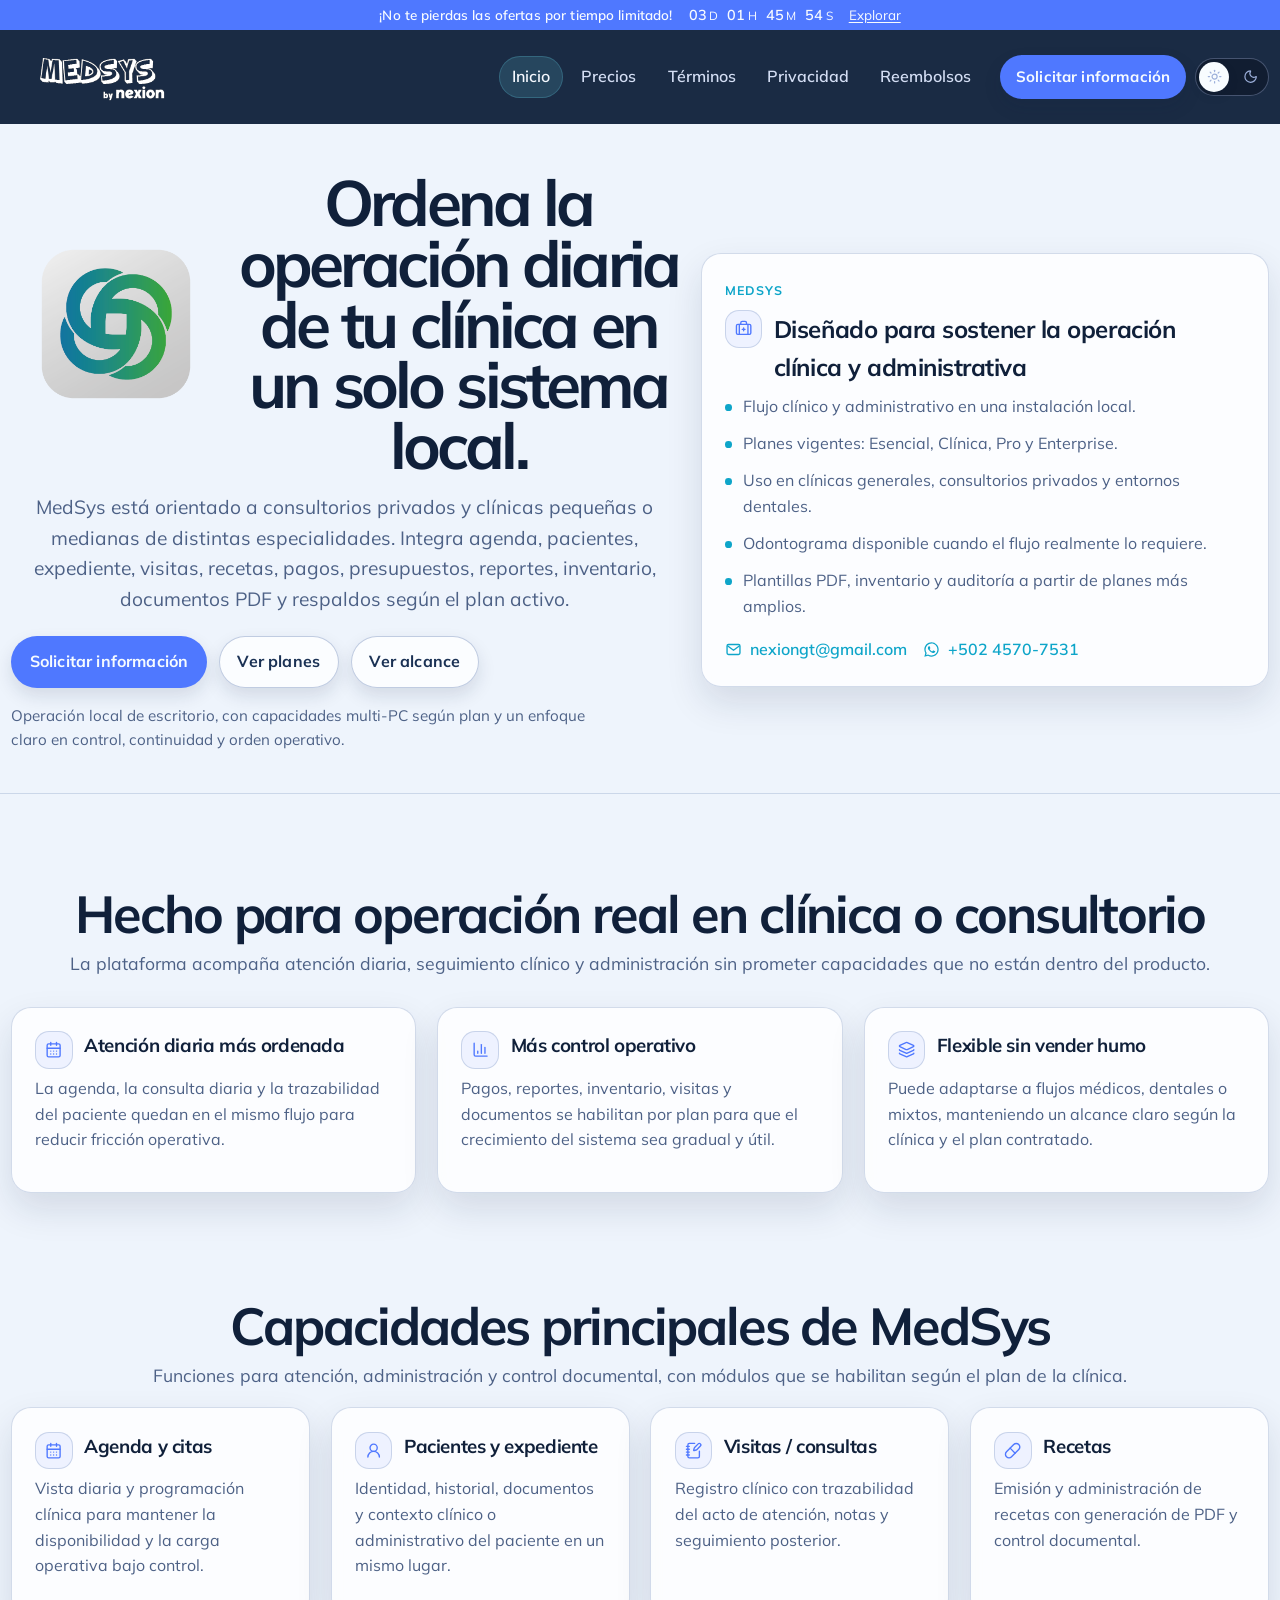
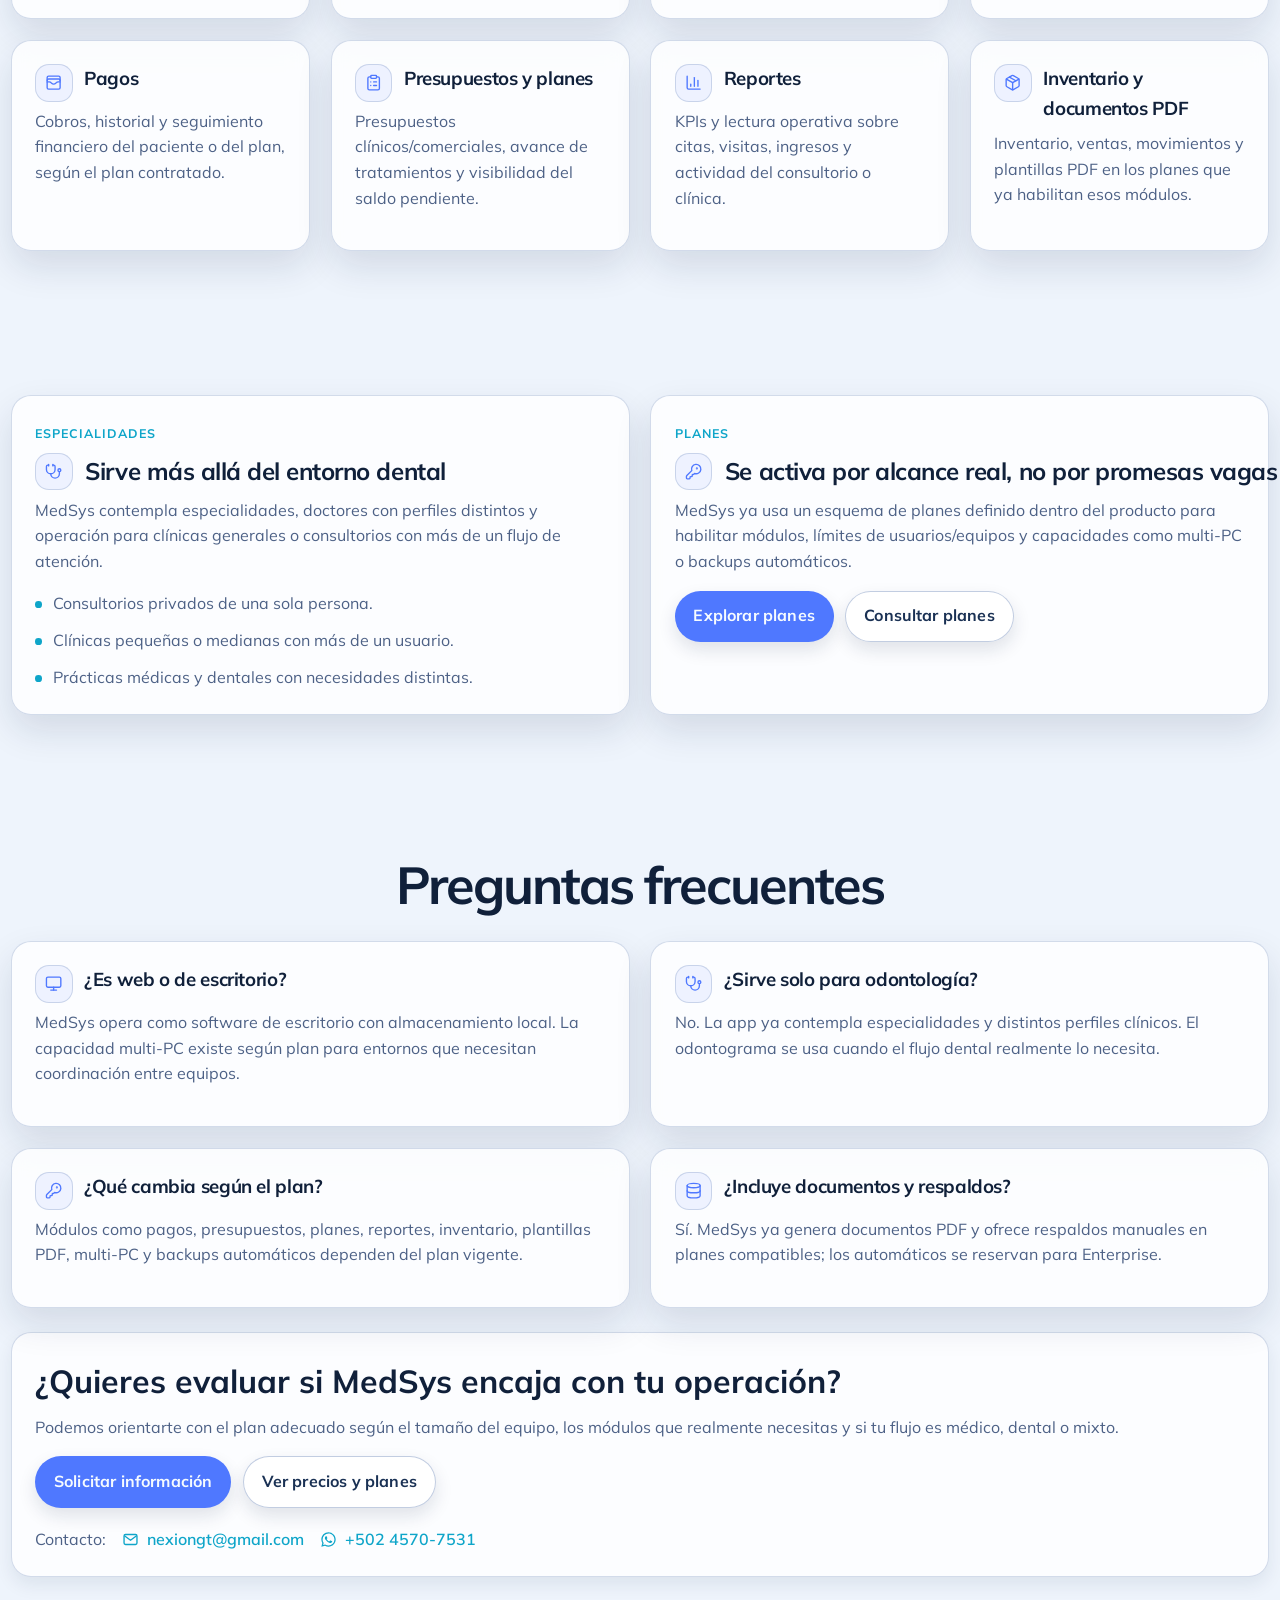
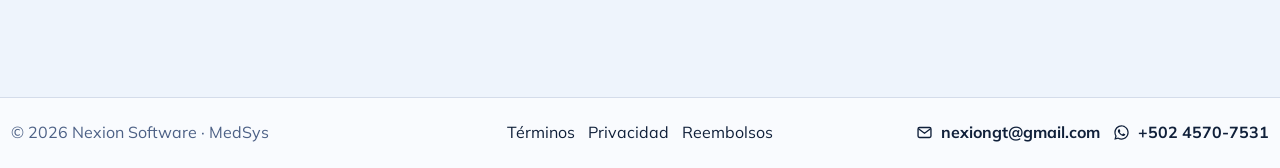
<file: index.html>
﻿<!doctype html>
<html lang="es" data-theme="light">
<head>
  <meta charset="utf-8" />
  <meta name="viewport" content="width=device-width, initial-scale=1" />
  <title>Software de gestión clínica de escritorio para consultorios y clínicas | Nexion</title>
  <meta name="description" content="MedSys es un software de gestión clínica de escritorio para consultorios y clínicas pequeñas o medianas. Centraliza agenda, pacientes, visitas, recetas, pagos, presupuestos, reportes, inventario y respaldos según el plan contratado." />
  <meta property="og:title" content="MedSys | Software de gestión clínica de escritorio para consultorios y clínicas | Nexion" />
  <meta property="og:description" content="Gestión clínica de escritorio para consultorios y clínicas pequeñas o medianas, con agenda, pacientes, visitas, recetas, pagos y operación administrativa según el plan contratado." />
  <meta property="og:type" content="website" />
  <meta property="og:image" content="src/icono.png" />
  <link rel="icon" type="image/png" href="src/icono.png" />
  <link rel="preload" as="image" href="src/logoBlack.png" />
  <link rel="preload" as="image" href="src/logoWhite.png" />
  <link rel="preload" as="image" href="src/icono.png" />
  <script>
    (() => {
      const root = document.documentElement;
      root.classList.add('js');
      try {
        const storedTheme = localStorage.getItem('medsys-theme');
        if (storedTheme === 'light' || storedTheme === 'dark') {
          root.dataset.theme = storedTheme;
        }
      } catch (_) {
        root.dataset.theme = root.dataset.theme || 'light';
      }
    })();
  </script>
  <link rel="stylesheet" href="assets/styles.css" />
  <script defer src="assets/main.js"></script>
</head>
<body>
  <div class="bg-orb orb-a" data-orb></div>
  <div class="bg-orb orb-b" data-orb></div>

  <header class="nav" data-nav>
    <div class="container nav-inner">
      <a class="brand" href="index.html" aria-label="MedSys by Nexion">
        <span class="brand-mark" aria-hidden="true">
          <img class="brand-logo brand-logo--light" src="src/logoBlack.png" alt="" width="300" height="150" />
          <img class="brand-logo brand-logo--dark" src="src/logoWhite.png" alt="" width="300" height="150" />
        </span>
        <span class="sr-only">MedSys by Nexion</span>
      </a>

      <button class="nav-toggle" type="button" aria-expanded="false" aria-controls="site-menu" aria-label="Abrir menú" data-nav-toggle>
        <svg viewBox="0 0 24 24" fill="none" aria-hidden="true">
          <path d="M4 5h16"></path>
          <path d="M4 12h16"></path>
          <path d="M4 19h16"></path>
        </svg>
      </button>

      <nav class="nav-menu" id="site-menu" aria-label="Navegación principal" data-nav-menu>
        <div class="nav-links">
          <a class="nav-link" data-nav-link href="index.html">Inicio</a>
          <a class="nav-link" data-nav-link href="precios.html">Precios</a>
          <a class="nav-link" data-nav-link href="terminos.html">Términos</a>
          <a class="nav-link" data-nav-link href="privacidad.html">Privacidad</a>
          <a class="nav-link" data-nav-link href="reembolsos.html">Reembolsos</a>
        </div>
        <div class="nav-actions">
          <a class="button small nav-cta" href="mailto:nexiongt@gmail.com?subject=Información%20MedSys">Solicitar información</a>
          <button class="theme-toggle" type="button" data-theme-toggle aria-label="Cambiar a modo oscuro" aria-pressed="false">
            <span class="theme-toggle-icon theme-toggle-icon-sun" aria-hidden="true">
              <svg viewBox="0 0 24 24" fill="none" aria-hidden="true">
                <circle cx="12" cy="12" r="4"></circle>
                <path d="M12 2v2"></path>
                <path d="M12 20v2"></path>
                <path d="m4.93 4.93 1.41 1.41"></path>
                <path d="m17.66 17.66 1.41 1.41"></path>
                <path d="M2 12h2"></path>
                <path d="M20 12h2"></path>
                <path d="m6.34 17.66-1.41 1.41"></path>
                <path d="m19.07 4.93-1.41 1.41"></path>
              </svg>
            </span>
            <span class="theme-toggle-thumb" aria-hidden="true"></span>
            <span class="theme-toggle-icon theme-toggle-icon-moon" aria-hidden="true">
              <svg viewBox="0 0 24 24" fill="none" aria-hidden="true">
                <path d="M20.985 12.486a9 9 0 1 1-9.473-9.472c.405-.022.617.46.402.803a6 6 0 0 0 8.268 8.268c.344-.215.825-.004.803.401"></path>
              </svg>
            </span>
          </button>
        </div>
      </nav>
      <div class="nav-overlay" data-nav-close></div>
    </div>
  </header>

  <main>
    <section class="hero">
      <div class="container hero-grid">
        <div class="hero-copy" data-reveal>
          <span class="badge">Software de gestión clínica de escritorio</span>
          <div class="hero-title-row">
            <div class="hero-brand" aria-hidden="true">
              <img class="hero-brand-logo hero-brand-logo--light" src="src/iconoPrograma.png" alt="" width="300" height="150" />
              <img class="hero-brand-logo hero-brand-logo--dark" src="src/iconoPrograma.png" alt="" width="300" height="150" />
            </div>
            <h1 class="hero-title">Ordena la operación diaria de tu clínica en un solo sistema local.</h1>
          </div>
          <p class="hero-subtitle">MedSys está orientado a consultorios privados y clínicas pequeñas o medianas de distintas especialidades. Integra agenda, pacientes, expediente, visitas, recetas, pagos, presupuestos, reportes, inventario, documentos PDF y respaldos según el plan activo.</p>
          <div class="hero-actions">
            <a class="button" href="mailto:nexiongt@gmail.com?subject=Información%20MedSys">Solicitar información</a>
            <a class="button secondary" href="precios.html">Ver planes</a>
            <a class="button secondary" href="#alcance">Ver alcance</a>
          </div>
          <p class="hero-note">Operación local de escritorio, con capacidades multi-PC según plan y un enfoque claro en control, continuidad y orden operativo.</p>
        </div>

        <aside class="card hero-panel" data-reveal>
          <span class="card-kicker">MedSys</span>
          <h2 class="icon-title">
            <span class="title-icon" aria-hidden="true">
              <svg viewBox="0 0 24 24" fill="none" aria-hidden="true">
                <path d="M12 11v4"></path>
                <path d="M14 13h-4"></path>
                <path d="M16 6V4a2 2 0 0 0-2-2h-4a2 2 0 0 0-2 2v2"></path>
                <path d="M18 6v14"></path>
                <path d="M6 6v14"></path>
                <rect width="20" height="14" x="2" y="6" rx="2"></rect>
              </svg>
            </span>
            <span>Diseñado para sostener la operación clínica y administrativa</span>
          </h2>
          <ul class="feature-list">
            <li>Flujo clínico y administrativo en una instalación local.</li>
            <li>Planes vigentes: Esencial, Clínica, Pro y Enterprise.</li>
            <li>Uso en clínicas generales, consultorios privados y entornos dentales.</li>
            <li>Odontograma disponible cuando el flujo realmente lo requiere.</li>
            <li>Plantillas PDF, inventario y auditoría a partir de planes más amplios.</li>
          </ul>
          <div class="contact-row">
            <a class="contact-link contact-link--mail" href="mailto:nexiongt@gmail.com">nexiongt@gmail.com</a>
            <a class="contact-link contact-link--whatsapp" href="https://wa.me/50245707531" target="_blank" rel="noopener noreferrer">+502 4570-7531</a>
          </div>
        </aside>
      </div>
      <div class="container">
        <div class="section-divider" aria-hidden="true"></div>
      </div>
    </section>

    <section class="section">
      <div class="container">
        <div class="section-head" data-reveal>
          <span class="badge">Enfoque</span>
          <h2 class="section-title">Hecho para operación real en clínica o consultorio</h2>
          <p class="section-subtitle">La plataforma acompaña atención diaria, seguimiento clínico y administración sin prometer capacidades que no están dentro del producto.</p>
        </div>

        <div class="grid cols-3">
          <article class="card" data-reveal>
            <h3 class="icon-title">
              <span class="title-icon" aria-hidden="true">
                <svg viewBox="0 0 24 24" fill="none" aria-hidden="true">
                  <path d="M8 2v4"></path>
                  <path d="M16 2v4"></path>
                  <rect width="18" height="18" x="3" y="4" rx="2"></rect>
                  <path d="M3 10h18"></path>
                  <path d="M8 14h.01"></path>
                  <path d="M12 14h.01"></path>
                  <path d="M16 14h.01"></path>
                  <path d="M8 18h.01"></path>
                  <path d="M12 18h.01"></path>
                  <path d="M16 18h.01"></path>
                </svg>
              </span>
              <span>Atención diaria más ordenada</span>
            </h3>
            <p>La agenda, la consulta diaria y la trazabilidad del paciente quedan en el mismo flujo para reducir fricción operativa.</p>
          </article>

          <article class="card" data-reveal>
            <h3 class="icon-title">
              <span class="title-icon" aria-hidden="true">
                <svg viewBox="0 0 24 24" fill="none" aria-hidden="true">
                  <path d="M3 3v16a2 2 0 0 0 2 2h16"></path>
                  <path d="M18 17V9"></path>
                  <path d="M13 17V5"></path>
                  <path d="M8 17v-3"></path>
                </svg>
              </span>
              <span>Más control operativo</span>
            </h3>
            <p>Pagos, reportes, inventario, visitas y documentos se habilitan por plan para que el crecimiento del sistema sea gradual y útil.</p>
          </article>

          <article class="card" data-reveal>
            <h3 class="icon-title">
              <span class="title-icon" aria-hidden="true">
                <svg viewBox="0 0 24 24" fill="none" aria-hidden="true">
                  <path d="M12.83 2.18a2 2 0 0 0-1.66 0L2.6 6.08a1 1 0 0 0 0 1.83l8.58 3.91a2 2 0 0 0 1.66 0l8.58-3.9a1 1 0 0 0 0-1.83z"></path>
                  <path d="M2 12a1 1 0 0 0 .58.91l8.6 3.91a2 2 0 0 0 1.65 0l8.58-3.9A1 1 0 0 0 22 12"></path>
                  <path d="M2 17a1 1 0 0 0 .58.91l8.6 3.91a2 2 0 0 0 1.65 0l8.58-3.9A1 1 0 0 0 22 17"></path>
                </svg>
              </span>
              <span>Flexible sin vender humo</span>
            </h3>
            <p>Puede adaptarse a flujos médicos, dentales o mixtos, manteniendo un alcance claro según la clínica y el plan contratado.</p>
          </article>
        </div>
      </div>
    </section>

    <section class="section" id="alcance">
      <div class="container">
        <div class="section-head" data-reveal>
          <span class="badge">Capacidades</span>
          <h2 class="section-title">Capacidades principales de MedSys</h2>
          <p class="section-subtitle">Funciones para atención, administración y control documental, con módulos que se habilitan según el plan de la clínica.</p>
        </div>

        <div class="module-grid">
          <article class="card" data-reveal>
            <h3 class="icon-title">
              <span class="title-icon" aria-hidden="true">
                <svg viewBox="0 0 24 24" fill="none" aria-hidden="true">
                  <path d="M8 2v4"></path>
                  <path d="M16 2v4"></path>
                  <rect width="18" height="18" x="3" y="4" rx="2"></rect>
                  <path d="M3 10h18"></path>
                  <path d="M8 14h.01"></path>
                  <path d="M12 14h.01"></path>
                  <path d="M16 14h.01"></path>
                  <path d="M8 18h.01"></path>
                  <path d="M12 18h.01"></path>
                  <path d="M16 18h.01"></path>
                </svg>
              </span>
              <span>Agenda y citas</span>
            </h3>
            <p>Vista diaria y programación clínica para mantener la disponibilidad y la carga operativa bajo control.</p>
          </article>

          <article class="card" data-reveal>
            <h3 class="icon-title">
              <span class="title-icon" aria-hidden="true">
                <svg viewBox="0 0 24 24" fill="none" aria-hidden="true">
                  <circle cx="12" cy="8" r="5"></circle>
                  <path d="M20 21a8 8 0 0 0-16 0"></path>
                </svg>
              </span>
              <span>Pacientes y expediente</span>
            </h3>
            <p>Identidad, historial, documentos y contexto clínico o administrativo del paciente en un mismo lugar.</p>
          </article>

          <article class="card" data-reveal>
            <h3 class="icon-title">
              <span class="title-icon" aria-hidden="true">
                <svg viewBox="0 0 24 24" fill="none" aria-hidden="true">
                  <path d="M13.4 2H6a2 2 0 0 0-2 2v16a2 2 0 0 0 2 2h12a2 2 0 0 0 2-2v-7.4"></path>
                  <path d="M2 6h4"></path>
                  <path d="M2 10h4"></path>
                  <path d="M2 14h4"></path>
                  <path d="M2 18h4"></path>
                  <path d="M21.378 5.626a1 1 0 1 0-3.004-3.004l-5.01 5.012a2 2 0 0 0-.506.854l-.837 2.87a.5.5 0 0 0 .62.62l2.87-.837a2 2 0 0 0 .854-.506z"></path>
                </svg>
              </span>
              <span>Visitas / consultas</span>
            </h3>
            <p>Registro clínico con trazabilidad del acto de atención, notas y seguimiento posterior.</p>
          </article>

          <article class="card" data-reveal>
            <h3 class="icon-title">
              <span class="title-icon" aria-hidden="true">
                <svg viewBox="0 0 24 24" fill="none" aria-hidden="true">
                  <path d="m10.5 20.5 10-10a4.95 4.95 0 1 0-7-7l-10 10a4.95 4.95 0 1 0 7 7Z"></path>
                  <path d="m8.5 8.5 7 7"></path>
                </svg>
              </span>
              <span>Recetas</span>
            </h3>
            <p>Emisión y administración de recetas con generación de PDF y control documental.</p>
          </article>

          <article class="card" data-reveal>
            <h3 class="icon-title">
              <span class="title-icon" aria-hidden="true">
                <svg viewBox="0 0 24 24" fill="none" aria-hidden="true">
                  <rect width="18" height="18" x="3" y="3" rx="2"></rect>
                  <path d="M3 9a2 2 0 0 1 2-2h14a2 2 0 0 1 2 2"></path>
                  <path d="M3 11h3c.8 0 1.6.3 2.1.9l1.1.9c1.6 1.6 4.1 1.6 5.7 0l1.1-.9c.5-.5 1.3-.9 2.1-.9H21"></path>
                </svg>
              </span>
              <span>Pagos</span>
            </h3>
            <p>Cobros, historial y seguimiento financiero del paciente o del plan, según el plan contratado.</p>
          </article>

          <article class="card" data-reveal>
            <h3 class="icon-title">
              <span class="title-icon" aria-hidden="true">
                <svg viewBox="0 0 24 24" fill="none" aria-hidden="true">
                  <rect width="8" height="4" x="8" y="2" rx="1" ry="1"></rect>
                  <path d="M16 4h2a2 2 0 0 1 2 2v14a2 2 0 0 1-2 2H6a2 2 0 0 1-2-2V6a2 2 0 0 1 2-2h2"></path>
                  <path d="M12 11h4"></path>
                  <path d="M12 16h4"></path>
                  <path d="M8 11h.01"></path>
                  <path d="M8 16h.01"></path>
                </svg>
              </span>
              <span>Presupuestos y planes</span>
            </h3>
            <p>Presupuestos clínicos/comerciales, avance de tratamientos y visibilidad del saldo pendiente.</p>
          </article>

          <article class="card" data-reveal>
            <h3 class="icon-title">
              <span class="title-icon" aria-hidden="true">
                <svg viewBox="0 0 24 24" fill="none" aria-hidden="true">
                  <path d="M3 3v16a2 2 0 0 0 2 2h16"></path>
                  <path d="M18 17V9"></path>
                  <path d="M13 17V5"></path>
                  <path d="M8 17v-3"></path>
                </svg>
              </span>
              <span>Reportes</span>
            </h3>
            <p>KPIs y lectura operativa sobre citas, visitas, ingresos y actividad del consultorio o clínica.</p>
          </article>

          <article class="card" data-reveal>
            <h3 class="icon-title">
              <span class="title-icon" aria-hidden="true">
                <svg viewBox="0 0 24 24" fill="none" aria-hidden="true">
                  <path d="M11 21.73a2 2 0 0 0 2 0l7-4A2 2 0 0 0 21 16V8a2 2 0 0 0-1-1.73l-7-4a2 2 0 0 0-2 0l-7 4A2 2 0 0 0 3 8v8a2 2 0 0 0 1 1.73z"></path>
                  <path d="M12 22V12"></path>
                  <polyline points="3.29 7 12 12 20.71 7"></polyline>
                  <path d="m7.5 4.27 9 5.15"></path>
                </svg>
              </span>
              <span>Inventario y documentos PDF</span>
            </h3>
            <p>Inventario, ventas, movimientos y plantillas PDF en los planes que ya habilitan esos módulos.</p>
          </article>
        </div>
      </div>
    </section>

    <section class="section">
      <div class="container spotlight">
        <article class="card comparison-card" data-reveal>
          <span class="card-kicker">Especialidades</span>
          <h2 class="icon-title">
            <span class="title-icon" aria-hidden="true">
              <svg viewBox="0 0 24 24" fill="none" aria-hidden="true">
                <path d="M11 2v2"></path>
                <path d="M5 2v2"></path>
                <path d="M5 3H4a2 2 0 0 0-2 2v4a6 6 0 0 0 12 0V5a2 2 0 0 0-2-2h-1"></path>
                <path d="M8 15a6 6 0 0 0 12 0v-3"></path>
                <circle cx="20" cy="10" r="2"></circle>
              </svg>
            </span>
            <span>Sirve más allá del entorno dental</span>
          </h2>
          <p>MedSys contempla especialidades, doctores con perfiles distintos y operación para clínicas generales o consultorios con más de un flujo de atención.</p>
          <ul class="feature-list">
            <li>Consultorios privados de una sola persona.</li>
            <li>Clínicas pequeñas o medianas con más de un usuario.</li>
            <li>Prácticas médicas y dentales con necesidades distintas.</li>
          </ul>
        </article>

        <article class="card comparison-card" data-reveal>
          <span class="card-kicker">Planes</span>
          <h2 class="icon-title">
            <span class="title-icon" aria-hidden="true">
              <svg viewBox="0 0 24 24" fill="none" aria-hidden="true">
                <path d="M2.586 17.414A2 2 0 0 0 2 18.828V21a1 1 0 0 0 1 1h3a1 1 0 0 0 1-1v-1a1 1 0 0 1 1-1h1a1 1 0 0 0 1-1v-1a1 1 0 0 1 1-1h.172a2 2 0 0 0 1.414-.586l.814-.814a6.5 6.5 0 1 0-4-4z"></path>
                <circle cx="16.5" cy="7.5" r=".5" fill="currentColor"></circle>
              </svg>
            </span>
            <span>Se activa por alcance real, no por promesas vagas</span>
          </h2>
          <p>MedSys ya usa un esquema de planes definido dentro del producto para habilitar módulos, límites de usuarios/equipos y capacidades como multi-PC o backups automáticos.</p>
          <div class="hero-actions">
            <a class="button" href="precios.html">Explorar planes</a>
            <a class="button secondary" href="mailto:nexiongt@gmail.com?subject=Planes%20MedSys">Consultar planes</a>
          </div>
        </article>
      </div>
    </section>

    <section class="section" id="faq">
      <div class="container">
        <div class="section-head" data-reveal>
          <span class="badge">FAQ</span>
          <h2 class="section-title">Preguntas frecuentes</h2>
        </div>

        <div class="grid cols-2">
          <article class="card" data-reveal>
            <h3 class="icon-title">
              <span class="title-icon" aria-hidden="true">
                <svg viewBox="0 0 24 24" fill="none" aria-hidden="true">
                  <rect width="20" height="14" x="2" y="3" rx="2"></rect>
                  <line x1="8" x2="16" y1="21" y2="21"></line>
                  <line x1="12" x2="12" y1="17" y2="21"></line>
                </svg>
              </span>
              <span>¿Es web o de escritorio?</span>
            </h3>
            <p>MedSys opera como software de escritorio con almacenamiento local. La capacidad multi-PC existe según plan para entornos que necesitan coordinación entre equipos.</p>
          </article>

          <article class="card" data-reveal>
            <h3 class="icon-title">
              <span class="title-icon" aria-hidden="true">
                <svg viewBox="0 0 24 24" fill="none" aria-hidden="true">
                  <path d="M11 2v2"></path>
                  <path d="M5 2v2"></path>
                  <path d="M5 3H4a2 2 0 0 0-2 2v4a6 6 0 0 0 12 0V5a2 2 0 0 0-2-2h-1"></path>
                  <path d="M8 15a6 6 0 0 0 12 0v-3"></path>
                  <circle cx="20" cy="10" r="2"></circle>
                </svg>
              </span>
              <span>¿Sirve solo para odontología?</span>
            </h3>
            <p>No. La app ya contempla especialidades y distintos perfiles clínicos. El odontograma se usa cuando el flujo dental realmente lo necesita.</p>
          </article>

          <article class="card" data-reveal>
            <h3 class="icon-title">
              <span class="title-icon" aria-hidden="true">
                <svg viewBox="0 0 24 24" fill="none" aria-hidden="true">
                  <path d="M2.586 17.414A2 2 0 0 0 2 18.828V21a1 1 0 0 0 1 1h3a1 1 0 0 0 1-1v-1a1 1 0 0 1 1-1h1a1 1 0 0 0 1-1v-1a1 1 0 0 1 1-1h.172a2 2 0 0 0 1.414-.586l.814-.814a6.5 6.5 0 1 0-4-4z"></path>
                  <circle cx="16.5" cy="7.5" r=".5" fill="currentColor"></circle>
                </svg>
              </span>
              <span>¿Qué cambia según el plan?</span>
            </h3>
            <p>Módulos como pagos, presupuestos, planes, reportes, inventario, plantillas PDF, multi-PC y backups automáticos dependen del plan vigente.</p>
          </article>

          <article class="card" data-reveal>
            <h3 class="icon-title">
              <span class="title-icon" aria-hidden="true">
                <svg viewBox="0 0 24 24" fill="none" aria-hidden="true">
                  <ellipse cx="12" cy="5" rx="9" ry="3"></ellipse>
                  <path d="M3 5V19A9 3 0 0 0 21 19V5"></path>
                  <path d="M3 12A9 3 0 0 0 21 12"></path>
                </svg>
              </span>
              <span>¿Incluye documentos y respaldos?</span>
            </h3>
            <p>Sí. MedSys ya genera documentos PDF y ofrece respaldos manuales en planes compatibles; los automáticos se reservan para Enterprise.</p>
          </article>
        </div>

        <div class="cta-strip" data-reveal>
          <h2>¿Quieres evaluar si MedSys encaja con tu operación?</h2>
          <p>Podemos orientarte con el plan adecuado según el tamaño del equipo, los módulos que realmente necesitas y si tu flujo es médico, dental o mixto.</p>
          <div class="hero-actions">
            <a class="button" href="mailto:nexiongt@gmail.com?subject=Información%20MedSys">Solicitar información</a>
            <a class="button secondary" href="precios.html">Ver precios y planes</a>
          </div>
          <div class="contact-row">
            <span>Contacto:</span>
            <a class="contact-link contact-link--mail" href="mailto:nexiongt@gmail.com">nexiongt@gmail.com</a>
            <a class="contact-link contact-link--whatsapp" href="https://wa.me/50245707531" target="_blank" rel="noopener noreferrer">+502 4570-7531</a>
          </div>
        </div>
      </div>
    </section>
  </main>

  <footer class="site-footer">
    <div class="container footer-inner">
      <p>© <span data-year></span> Nexion Software · MedSys</p>
      <div class="footer-links">
        <a href="terminos.html">Términos</a>
        <a href="privacidad.html">Privacidad</a>
        <a href="reembolsos.html">Reembolsos</a>
      </div>
      <div class="footer-contact">
        <a class="contact-link contact-link--mail" href="mailto:nexiongt@gmail.com">nexiongt@gmail.com</a>
        <a class="contact-link contact-link--whatsapp" href="https://wa.me/50245707531" target="_blank" rel="noopener noreferrer">+502 4570-7531</a>
      </div>
    </div>
  </footer>
</body>
</html>
</file>
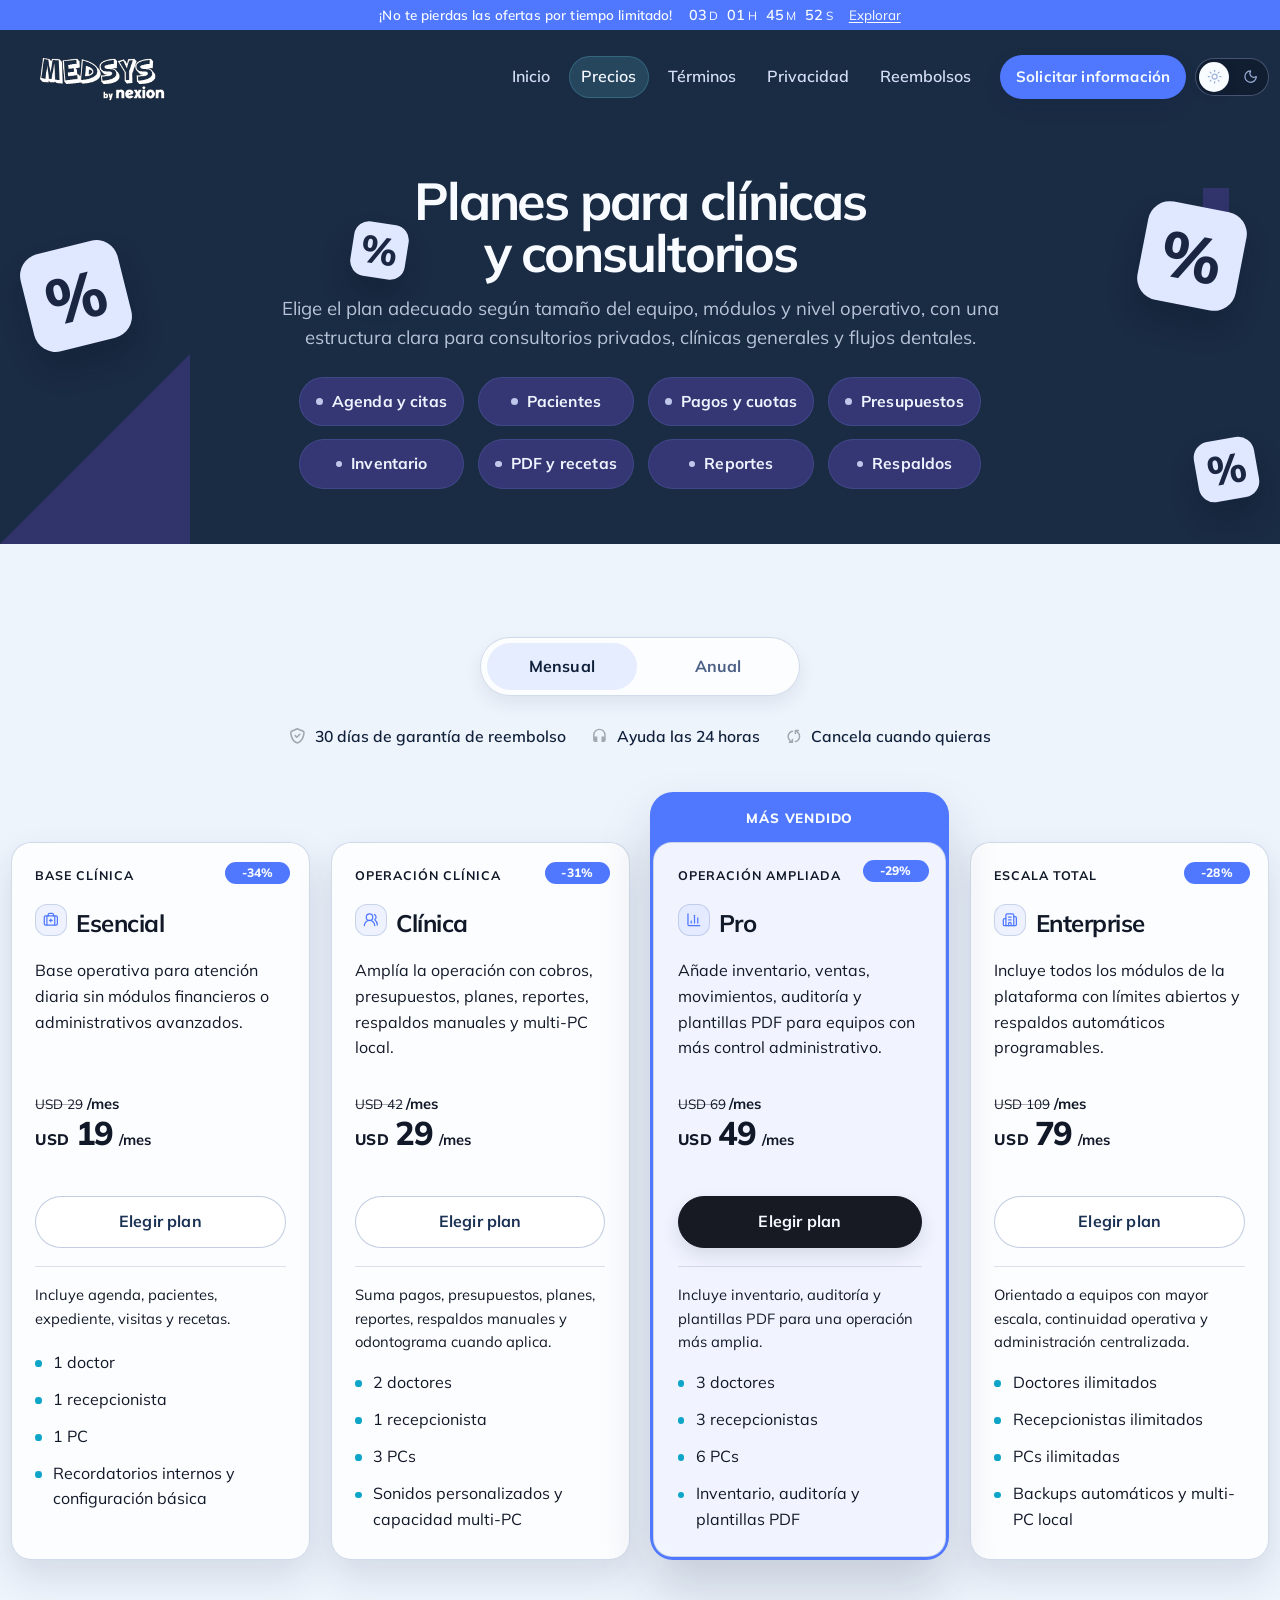
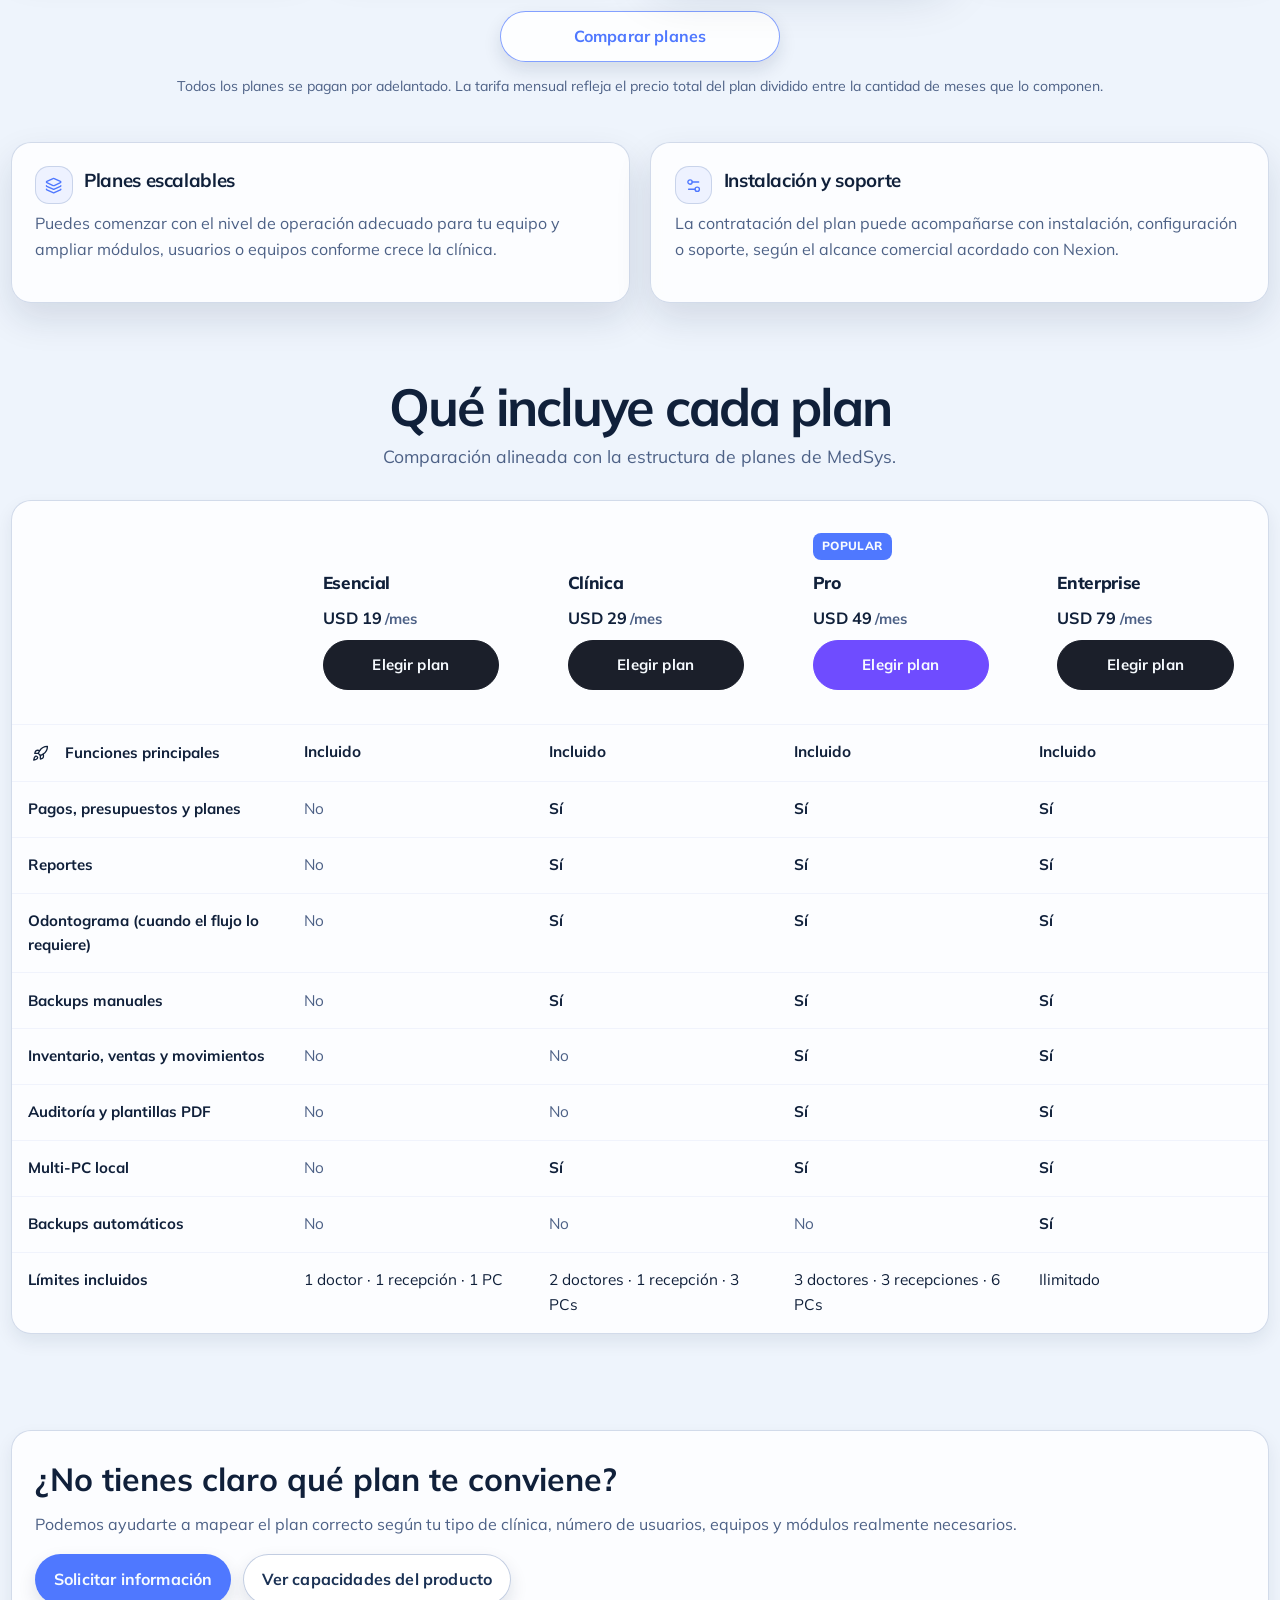
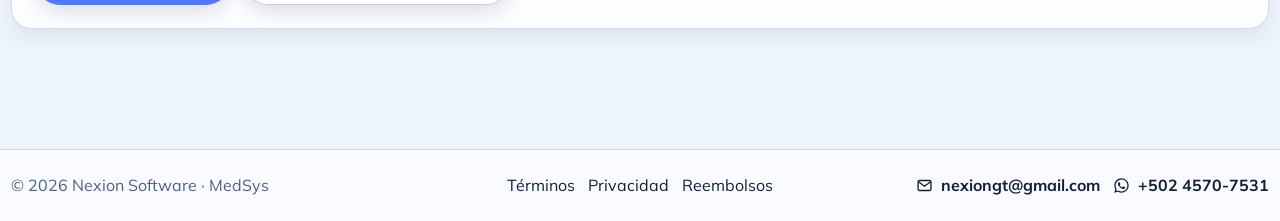
<file: precios.html>
﻿<!doctype html>
<html lang="es" data-theme="light">
<head>
  <meta charset="utf-8" />
  <meta name="viewport" content="width=device-width, initial-scale=1" />
  <title>Planes | Nexion</title>
  <meta name="description" content="Planes MedSys en USD. Compara Esencial, Clínica, Pro y Enterprise para consultorios y clínicas." />
  <meta property="og:title" content="Planes | MedSys | Nexion" />
  <meta property="og:description" content="Comparación de planes MedSys en USD para consultorios y clínicas, con módulos y alcances según plan." />
  <meta property="og:type" content="website" />
  <meta property="og:image" content="src/icono.png" />
  <link rel="icon" type="image/png" href="src/icono.png" />
  <link rel="preload" as="image" href="src/logoBlack.png" />
  <link rel="preload" as="image" href="src/logoWhite.png" />
  <script>
    (() => {
      const root = document.documentElement;
      root.classList.add('js');
      try {
        const storedTheme = localStorage.getItem('medsys-theme');
        if (storedTheme === 'light' || storedTheme === 'dark') {
          root.dataset.theme = storedTheme;
        }
      } catch (_) {
        root.dataset.theme = root.dataset.theme || 'light';
      }
    })();
  </script>
  <link rel="stylesheet" href="assets/styles.css" />
  <script defer src="assets/main.js"></script>
</head>
<body>
  <div class="bg-orb orb-a" data-orb></div>
  <div class="bg-orb orb-b" data-orb></div>

  <header class="nav" data-nav>
    <div class="container nav-inner">
      <a class="brand" href="index.html" aria-label="MedSys by Nexion">
        <span class="brand-mark" aria-hidden="true">
          <img class="brand-logo brand-logo--light" src="src/logoBlack.png" alt="" width="300" height="150" />
          <img class="brand-logo brand-logo--dark" src="src/logoWhite.png" alt="" width="300" height="150" />
        </span>
        <span class="sr-only">MedSys by Nexion</span>
      </a>

      <button class="nav-toggle" type="button" aria-expanded="false" aria-controls="site-menu" aria-label="Abrir menú" data-nav-toggle>
        <svg viewBox="0 0 24 24" fill="none" aria-hidden="true">
          <path d="M4 5h16"></path>
          <path d="M4 12h16"></path>
          <path d="M4 19h16"></path>
        </svg>
      </button>

      <nav class="nav-menu" id="site-menu" aria-label="Navegación principal" data-nav-menu>
        <div class="nav-links">
          <a class="nav-link" data-nav-link href="index.html">Inicio</a>
          <a class="nav-link" data-nav-link href="precios.html">Precios</a>
          <a class="nav-link" data-nav-link href="terminos.html">Términos</a>
          <a class="nav-link" data-nav-link href="privacidad.html">Privacidad</a>
          <a class="nav-link" data-nav-link href="reembolsos.html">Reembolsos</a>
        </div>
        <div class="nav-actions">
          <a class="button small nav-cta" href="mailto:nexiongt@gmail.com?subject=Planes%20MedSys">Solicitar información</a>
          <button class="theme-toggle" type="button" data-theme-toggle aria-label="Cambiar a modo oscuro" aria-pressed="false">
            <span class="theme-toggle-icon theme-toggle-icon-sun" aria-hidden="true">
              <svg viewBox="0 0 24 24" fill="none" aria-hidden="true">
                <circle cx="12" cy="12" r="4"></circle>
                <path d="M12 2v2"></path>
                <path d="M12 20v2"></path>
                <path d="m4.93 4.93 1.41 1.41"></path>
                <path d="m17.66 17.66 1.41 1.41"></path>
                <path d="M2 12h2"></path>
                <path d="M20 12h2"></path>
                <path d="m6.34 17.66-1.41 1.41"></path>
                <path d="m19.07 4.93-1.41 1.41"></path>
              </svg>
            </span>
            <span class="theme-toggle-thumb" aria-hidden="true"></span>
            <span class="theme-toggle-icon theme-toggle-icon-moon" aria-hidden="true">
              <svg viewBox="0 0 24 24" fill="none" aria-hidden="true">
                <path d="M20.985 12.486a9 9 0 1 1-9.473-9.472c.405-.022.617.46.402.803a6 6 0 0 0 8.268 8.268c.344-.215.825-.004.803.401"></path>
              </svg>
            </span>
          </button>
        </div>
      </nav>
      <div class="nav-overlay" data-nav-close></div>
    </div>
  </header>

  <main class="section">
    <div class="container">
      <section class="pricing-banner" aria-labelledby="pricing-banner-title" data-reveal>
          <div class="pricing-banner-shell">
            <div class="pricing-banner-art pricing-banner-art--left" aria-hidden="true">
              <span class="pricing-banner-cut"></span>
              <span class="pricing-banner-sticker pricing-banner-sticker--left">%</span>
              <span class="pricing-banner-sticker pricing-banner-sticker--left-mini">%</span>
            </div>

            <div class="pricing-banner-art pricing-banner-art--right" aria-hidden="true">
              <span class="pricing-banner-mosaic">
                <span></span>
              <span></span>
              <span></span>
              <span></span>
              <span></span>
              <span></span>
                <span></span>
                <span></span>
                <span></span>
              </span>
              <span class="pricing-banner-sticker pricing-banner-sticker--right">%</span>
              <span class="pricing-banner-sticker pricing-banner-sticker--mini">%</span>
            </div>

          <div class="pricing-banner-content">
            <h1 class="pricing-banner-title" id="pricing-banner-title">Planes para clínicas<br />y consultorios</h1>
            <p class="pricing-banner-subtitle">Elige el plan adecuado según tamaño del equipo, módulos y nivel operativo, con una estructura clara para consultorios privados, clínicas generales y flujos dentales.</p>
              <div class="pricing-banner-tags" aria-label="Módulos destacados">
                <span class="pricing-banner-tag">Agenda y citas</span>
                <span class="pricing-banner-tag">Pacientes</span>
                <span class="pricing-banner-tag">Pagos y cuotas</span>
                <span class="pricing-banner-tag">Presupuestos</span>
                <span class="pricing-banner-tag">Inventario</span>
              <span class="pricing-banner-tag">PDF y recetas</span>
              <span class="pricing-banner-tag">Reportes</span>
              <span class="pricing-banner-tag">Respaldos</span>
            </div>
          </div>
        </div>
      </section>

      <section class="section pricing-section">
          <div class="pricing-shell">
            <div class="billing-center" data-reveal>
              <div class="billing-toggle" role="radiogroup" aria-label="Ciclo de facturación">
                <span class="billing-highlight" aria-hidden="true"></span>
                <input class="billing-input" type="radio" name="billing-cycle" id="billing-monthly" checked />
                <label class="billing-option" for="billing-monthly">Mensual</label>
                <input class="billing-input" type="radio" name="billing-cycle" id="billing-annual" />
                <label class="billing-option" for="billing-annual">Anual</label>
              </div>
              <div class="pricing-benefits" aria-label="Beneficios del plan">
                <span class="pricing-benefit">
                  <span class="pricing-benefit__icon" aria-hidden="true">
                    <svg xmlns="http://www.w3.org/2000/svg" fill="none" viewBox="0 0 16 16">
                      <path fill="currentColor" d="M10.838 6.518a.761.761 0 0 0 0-1.075.756.756 0 0 0-1.072 0L7.471 7.745 6.456 6.727a.756.756 0 0 0-1.071 0 .761.761 0 0 0 0 1.075l1.547 1.552.003.003a.756.756 0 0 0 1.072 0l2.83-2.84Z"></path>
                      <path fill="currentColor" fill-rule="evenodd" d="M1.003 4.4A2.027 2.027 0 0 1 2.17 2.45L7.019.19A2.016 2.016 0 0 1 8.694.176l5.108 2.285a2.027 2.027 0 0 1 1.195 1.963l-.006.105c-.228 4.116-2.06 8.252-5.766 10.035-.556.268-1.039.436-1.372.436-.338 0-.817-.174-1.363-.448-3.548-1.783-5.246-5.805-5.466-9.779l-.02-.372Zm12.48-.06-.005.105c-.211 3.806-1.888 7.295-4.909 8.749-.24.116-.435.195-.582.243-.063.02-.106.032-.132.037a1.394 1.394 0 0 1-.122-.036 4.553 4.553 0 0 1-.564-.245C4.299 11.751 2.74 8.375 2.537 4.69l-.02-.373a.507.507 0 0 1 .29-.487l4.85-2.262a.504.504 0 0 1 .42-.003l5.108 2.285c.191.085.31.28.299.49Z" clip-rule="evenodd"></path>
                    </svg>
                  </span>
                  <span>30 días de garantía de reembolso</span>
                </span>
                <span class="pricing-benefit">
                  <span class="pricing-benefit__icon" aria-hidden="true">
                    <svg viewBox="0 0 24 24" fill="none">
                      <path fill="currentColor" d="M12 1a9 9 0 0 0-9 9v7a3 3 0 0 0 3 3h3v-8H5v-2a7 7 0 1 1 14 0v2h-4v8h3a3 3 0 0 0 3-3v-7a9 9 0 0 0-9-9Z"></path>
                    </svg>
                  </span>
                  <span>Ayuda las 24 horas</span>
                </span>
                <span class="pricing-benefit">
                  <span class="pricing-benefit__icon" aria-hidden="true">
                    <svg xmlns="http://www.w3.org/2000/svg" fill="none" viewBox="0 0 17 17">
                      <path fill="currentColor" d="M9.736 2.506a.75.75 0 0 1 .75-.75h3.056a.75.75 0 0 1 0 1.5h-.809c.277.251.59.548.946.896a6.08 6.08 0 0 1 0 8.707 6.253 6.253 0 0 1-3.03 1.645.75.75 0 1 1-.326-1.465 4.753 4.753 0 0 0 2.305-1.25 4.58 4.58 0 0 0 0-6.567 26.985 26.985 0 0 0-1.392-1.287v1.57a.75.75 0 0 1-1.5 0v-3ZM8.218 3.077a.75.75 0 0 1-.569.895 4.754 4.754 0 0 0-2.304 1.25 4.581 4.581 0 0 0 0 6.567c.585.575 1.041.99 1.391 1.287v-1.57a.75.75 0 1 1 1.5 0v3a.75.75 0 0 1-.75.75H4.431a.75.75 0 0 1 0-1.5h.808c-.276-.252-.59-.548-.945-.897a6.08 6.08 0 0 1 0-8.707 6.253 6.253 0 0 1 3.03-1.644.75.75 0 0 1 .894.569Z"></path>
                    </svg>
                  </span>
                  <span>Cancela cuando quieras</span>
                </span>
              </div>
            </div>

            <div class="pricing-grid" id="planes" data-pricing-grid>
            <article class="card plan" data-reveal>
              <span class="plan-price-chip">-34%</span>
              <div class="plan-header">
                <span class="eyebrow">Base clínica</span>
                <h2 class="icon-title icon-title--sm">
                  <span class="title-icon" aria-hidden="true">
                    <svg viewBox="0 0 24 24" fill="none" aria-hidden="true">
                      <path d="M12 11v4"></path>
                      <path d="M14 13h-4"></path>
                      <path d="M16 6V4a2 2 0 0 0-2-2h-4a2 2 0 0 0-2 2v2"></path>
                      <path d="M18 6v14"></path>
                      <path d="M6 6v14"></path>
                      <rect width="20" height="14" x="2" y="6" rx="2"></rect>
                    </svg>
                  </span>
                  <span>Esencial</span>
                </h2>
                <p class="plan-summary">Base operativa para atención diaria sin módulos financieros o administrativos avanzados.</p>
              </div>

              <div class="plan-price-stack" aria-live="polite">
                <div class="plan-price-view" data-price="monthly">
                  <p class="plan-price-compare">USD 29<span class="plan-period">/mes</span></p>
                  <p class="plan-price-line"><span class="plan-currency">USD</span><span class="plan-amount">19</span><span class="plan-period">/mes</span></p>
                </div>
                <div class="plan-price-view" data-price="annual">
                  <p class="plan-price-compare">USD 290<span class="plan-period">/año</span></p>
                  <p class="plan-price-line"><span class="plan-currency">USD</span><span class="plan-amount">190</span><span class="plan-period">/año</span></p>
                </div>
              </div>

              <p class="price-sub">Incluye agenda, pacientes, expediente, visitas y recetas.</p>
              <ul class="feature-list">
                <li>1 doctor</li>
                <li>1 recepcionista</li>
                <li>1 PC</li>
                <li>Recordatorios internos y configuración básica</li>
              </ul>
              <div class="plan-actions">
                <a class="button secondary" href="mailto:nexiongt@gmail.com?subject=Plan%20MedSys%20Esencial">Elegir plan</a>
              </div>
            </article>

            <article class="card plan" data-reveal>
              <span class="plan-price-chip">-31%</span>
              <div class="plan-header">
                <span class="eyebrow">Operación clínica</span>
                <h2 class="icon-title icon-title--sm">
                  <span class="title-icon" aria-hidden="true">
                    <svg viewBox="0 0 24 24" fill="none" aria-hidden="true">
                      <path d="M18 21a8 8 0 0 0-16 0"></path>
                      <circle cx="10" cy="8" r="5"></circle>
                      <path d="M22 20c0-3.37-2-6.5-4-8a5 5 0 0 0-.45-8.3"></path>
                    </svg>
                  </span>
                  <span>Clínica</span>
                </h2>
                <p class="plan-summary">Amplía la operación con cobros, presupuestos, planes, reportes, respaldos manuales y multi-PC local.</p>
              </div>

              <div class="plan-price-stack" aria-live="polite">
                <div class="plan-price-view" data-price="monthly">
                  <p class="plan-price-compare">USD 42<span class="plan-period">/mes</span></p>
                  <p class="plan-price-line"><span class="plan-currency">USD</span><span class="plan-amount">29</span><span class="plan-period">/mes</span></p>
                </div>
                <div class="plan-price-view" data-price="annual">
                  <p class="plan-price-compare">USD 420<span class="plan-period">/año</span></p>
                  <p class="plan-price-line"><span class="plan-currency">USD</span><span class="plan-amount">290</span><span class="plan-period">/año</span></p>
                </div>
              </div>

              <p class="price-sub">Suma pagos, presupuestos, planes, reportes, respaldos manuales y odontograma cuando aplica.</p>
              <ul class="feature-list">
                <li>2 doctores</li>
                <li>1 recepcionista</li>
                <li>3 PCs</li>
                <li>Sonidos personalizados y capacidad multi-PC</li>
              </ul>
              <div class="plan-actions">
                <a class="button secondary" href="mailto:nexiongt@gmail.com?subject=Plan%20MedSys%20Cl%C3%ADnica">Elegir plan</a>
              </div>
            </article>

            <article class="plan plan-popular" data-reveal>
              <div class="plan-popular-shell">
                <div class="plan-ribbon">Más vendido</div>
                <div class="card plan-popular-card">
                  <span class="plan-price-chip">-29%</span>
                  <div class="plan-header">
                    <span class="eyebrow">Operación ampliada</span>
                    <h2 class="icon-title icon-title--sm">
                      <span class="title-icon" aria-hidden="true">
                        <svg viewBox="0 0 24 24" fill="none" aria-hidden="true">
                          <path d="M3 3v16a2 2 0 0 0 2 2h16"></path>
                          <path d="M18 17V9"></path>
                          <path d="M13 17V5"></path>
                          <path d="M8 17v-3"></path>
                        </svg>
                      </span>
                      <span>Pro</span>
                    </h2>
                    <p class="plan-summary">Añade inventario, ventas, movimientos, auditoría y plantillas PDF para equipos con más control administrativo.</p>
                  </div>

                  <div class="plan-price-stack" aria-live="polite">
                    <div class="plan-price-view" data-price="monthly">
                      <p class="plan-price-compare">USD 69<span class="plan-period">/mes</span></p>
                      <p class="plan-price-line"><span class="plan-currency">USD</span><span class="plan-amount">49</span><span class="plan-period">/mes</span></p>
                    </div>
                    <div class="plan-price-view" data-price="annual">
                      <p class="plan-price-compare">USD 690<span class="plan-period">/año</span></p>
                      <p class="plan-price-line"><span class="plan-currency">USD</span><span class="plan-amount">490</span><span class="plan-period">/año</span></p>
                    </div>
                  </div>

                  <p class="price-sub">Incluye inventario, auditoría y plantillas PDF para una operación más amplia.</p>
                  <ul class="feature-list">
                    <li>3 doctores</li>
                    <li>3 recepcionistas</li>
                    <li>6 PCs</li>
                    <li>Inventario, auditoría y plantillas PDF</li>
                  </ul>
                  <div class="plan-actions">
                    <a class="button" href="mailto:nexiongt@gmail.com?subject=Plan%20MedSys%20Pro">Elegir plan</a>
                  </div>
                </div>
              </div>
            </article>

            <article class="card plan" data-reveal>
              <span class="plan-price-chip">-28%</span>
              <div class="plan-header">
                <span class="eyebrow">Escala total</span>
                <h2 class="icon-title icon-title--sm">
                  <span class="title-icon" aria-hidden="true">
                    <svg viewBox="0 0 24 24" fill="none" aria-hidden="true">
                      <path d="M10 12h4"></path>
                      <path d="M10 8h4"></path>
                      <path d="M14 21v-3a2 2 0 0 0-4 0v3"></path>
                      <path d="M6 10H4a2 2 0 0 0-2 2v7a2 2 0 0 0 2 2h16a2 2 0 0 0 2-2V9a2 2 0 0 0-2-2h-2"></path>
                      <path d="M6 21V5a2 2 0 0 1 2-2h8a2 2 0 0 1 2 2v16"></path>
                    </svg>
                  </span>
                  <span>Enterprise</span>
                </h2>
                <p class="plan-summary">Incluye todos los módulos de la plataforma con límites abiertos y respaldos automáticos programables.</p>
              </div>

              <div class="plan-price-stack" aria-live="polite">
                <div class="plan-price-view" data-price="monthly">
                  <p class="plan-price-compare">USD 109<span class="plan-period">/mes</span></p>
                  <p class="plan-price-line"><span class="plan-currency">USD</span><span class="plan-amount">79</span><span class="plan-period">/mes</span></p>
                </div>
                <div class="plan-price-view" data-price="annual">
                  <p class="plan-price-compare">USD 1,090<span class="plan-period">/año</span></p>
                  <p class="plan-price-line"><span class="plan-currency">USD</span><span class="plan-amount">790</span><span class="plan-period">/año</span></p>
                </div>
              </div>

              <p class="price-sub">Orientado a equipos con mayor escala, continuidad operativa y administración centralizada.</p>
              <ul class="feature-list">
                <li>Doctores ilimitados</li>
                <li>Recepcionistas ilimitados</li>
                <li>PCs ilimitadas</li>
                <li>Backups automáticos y multi-PC local</li>
              </ul>
              <div class="plan-actions">
                <a class="button secondary" href="mailto:nexiongt@gmail.com?subject=Plan%20MedSys%20Enterprise">Elegir plan</a>
              </div>
            </article>
          </div>

          <div class="pricing-jump" data-reveal>
            <a class="button secondary compare-jump" href="#tabla-comparacion">Comparar planes</a>
            <p class="pricing-footnote">Todos los planes se pagan por adelantado. La tarifa mensual refleja el precio total del plan dividido entre la cantidad de meses que lo componen.</p>
          </div>

          <div class="grid cols-2 pricing-info-grid" data-reveal>
            <article class="card">
              <h3 class="icon-title">
                <span class="title-icon" aria-hidden="true">
                  <svg viewBox="0 0 24 24" fill="none" aria-hidden="true">
                    <path d="M12.83 2.18a2 2 0 0 0-1.66 0L2.6 6.08a1 1 0 0 0 0 1.83l8.58 3.91a2 2 0 0 0 1.66 0l8.58-3.9a1 1 0 0 0 0-1.83z"></path>
                    <path d="M2 12a1 1 0 0 0 .58.91l8.6 3.91a2 2 0 0 0 1.65 0l8.58-3.9A1 1 0 0 0 22 12"></path>
                    <path d="M2 17a1 1 0 0 0 .58.91l8.6 3.91a2 2 0 0 0 1.65 0l8.58-3.9A1 1 0 0 0 22 17"></path>
                  </svg>
                </span>
                <span>Planes escalables</span>
              </h3>
              <p>Puedes comenzar con el nivel de operación adecuado para tu equipo y ampliar módulos, usuarios o equipos conforme crece la clínica.</p>
            </article>
            <article class="card">
              <h3 class="icon-title">
                <span class="title-icon" aria-hidden="true">
                  <svg viewBox="0 0 24 24" fill="none" aria-hidden="true">
                    <path d="M14 17H5"></path>
                    <path d="M19 7h-9"></path>
                    <circle cx="17" cy="17" r="3"></circle>
                    <circle cx="7" cy="7" r="3"></circle>
                  </svg>
                </span>
                <span>Instalación y soporte</span>
              </h3>
              <p>La contratación del plan puede acompañarse con instalación, configuración o soporte, según el alcance comercial acordado con Nexion.</p>
            </article>
          </div>
        </div>
      </section>

      <section class="section" id="comparacion">
        <div class="section-head" data-reveal>
          <span class="badge">Comparación</span>
          <h2 class="section-title">Qué incluye cada plan</h2>
          <p class="section-subtitle">Comparación alineada con la estructura de planes de MedSys.</p>
        </div>

          <div class="table-wrap" id="tabla-comparacion" data-reveal>
          <table class="compare-table">
            <colgroup>
              <col class="compare-col compare-col--stub" />
              <col class="compare-col compare-col--plan" />
              <col class="compare-col compare-col--plan" />
              <col class="compare-col compare-col--plan" />
              <col class="compare-col compare-col--plan" />
            </colgroup>
            <thead>
              <tr class="compare-plan-row">
                <th class="compare-stub" scope="col"></th>
                <th scope="col">
                  <div class="compare-plan-head compare-plan-head--soft">
                    <p class="compare-plan-name">Esencial</p>
                    <p class="compare-plan-price">USD 19<span class="plan-period">/mes</span></p>
                    <a class="button secondary compare-plan-button" href="mailto:nexiongt@gmail.com?subject=Plan%20MedSys%20Esencial">Elegir plan</a>
                  </div>
                </th>
                <th scope="col">
                  <div class="compare-plan-head compare-plan-head--soft">
                    <p class="compare-plan-name">Clínica</p>
                    <p class="compare-plan-price">USD 29<span class="plan-period">/mes</span></p>
                    <a class="button secondary compare-plan-button" href="mailto:nexiongt@gmail.com?subject=Plan%20MedSys%20Cl%C3%ADnica">Elegir plan</a>
                  </div>
                </th>
                <th scope="col">
                  <div class="compare-plan-head">
                    <span class="compare-plan-badge">Popular</span>
                    <p class="compare-plan-name">Pro</p>
                    <p class="compare-plan-price">USD 49<span class="plan-period">/mes</span></p>
                    <a class="button compare-plan-button compare-plan-button--accent" href="mailto:nexiongt@gmail.com?subject=Plan%20MedSys%20Pro">Elegir plan</a>
                  </div>
                </th>
                <th scope="col">
                  <div class="compare-plan-head compare-plan-head--soft">
                    <p class="compare-plan-name">Enterprise</p>
                    <p class="compare-plan-price">USD 79<span class="plan-period">/mes</span></p>
                    <a class="button secondary compare-plan-button" href="mailto:nexiongt@gmail.com?subject=Plan%20MedSys%20Enterprise">Elegir plan</a>
                  </div>
                </th>
              </tr>
            </thead>
            <tbody>
              <tr>
                <th scope="row">
                  <span class="compare-row-title">
                    <span class="compare-row-title-icon" aria-hidden="true">
                      <svg viewBox="0 0 24 24" fill="none" aria-hidden="true">
                        <path d="M12 15v5s3.03-.55 4-2c1.08-1.62 0-5 0-5"></path>
                        <path d="M4.5 16.5c-1.5 1.26-2 5-2 5s3.74-.5 5-2c.71-.84.7-2.13-.09-2.91a2.18 2.18 0 0 0-2.91-.09"></path>
                        <path d="M9 12a22 22 0 0 1 2-3.95A12.88 12.88 0 0 1 22 2c0 2.72-.78 7.5-6 11a22.4 22.4 0 0 1-4 2z"></path>
                        <path d="M9 12H4s.55-3.03 2-4c1.62-1.08 5 .05 5 .05"></path>
                      </svg>
                    </span>
                    <span>Funciones principales</span>
                  </span>
                </th>
                <td class="table-value-yes">Incluido</td>
                <td class="table-value-yes">Incluido</td>
                <td class="table-value-yes">Incluido</td>
                <td class="table-value-yes">Incluido</td>
              </tr>
              <tr>
                <th scope="row">Pagos, presupuestos y planes</th>
                <td class="table-value-no">No</td>
                <td class="table-value-yes">Sí</td>
                <td class="table-value-yes">Sí</td>
                <td class="table-value-yes">Sí</td>
              </tr>
              <tr>
                <th scope="row">Reportes</th>
                <td class="table-value-no">No</td>
                <td class="table-value-yes">Sí</td>
                <td class="table-value-yes">Sí</td>
                <td class="table-value-yes">Sí</td>
              </tr>
              <tr>
                <th scope="row">Odontograma (cuando el flujo lo requiere)</th>
                <td class="table-value-no">No</td>
                <td class="table-value-yes">Sí</td>
                <td class="table-value-yes">Sí</td>
                <td class="table-value-yes">Sí</td>
              </tr>
              <tr>
                <th scope="row">Backups manuales</th>
                <td class="table-value-no">No</td>
                <td class="table-value-yes">Sí</td>
                <td class="table-value-yes">Sí</td>
                <td class="table-value-yes">Sí</td>
              </tr>
              <tr>
                <th scope="row">Inventario, ventas y movimientos</th>
                <td class="table-value-no">No</td>
                <td class="table-value-no">No</td>
                <td class="table-value-yes">Sí</td>
                <td class="table-value-yes">Sí</td>
              </tr>
              <tr>
                <th scope="row">Auditoría y plantillas PDF</th>
                <td class="table-value-no">No</td>
                <td class="table-value-no">No</td>
                <td class="table-value-yes">Sí</td>
                <td class="table-value-yes">Sí</td>
              </tr>
              <tr>
                <th scope="row">Multi-PC local</th>
                <td class="table-value-no">No</td>
                <td class="table-value-yes">Sí</td>
                <td class="table-value-yes">Sí</td>
                <td class="table-value-yes">Sí</td>
              </tr>
              <tr>
                <th scope="row">Backups automáticos</th>
                <td class="table-value-no">No</td>
                <td class="table-value-no">No</td>
                <td class="table-value-no">No</td>
                <td class="table-value-yes">Sí</td>
              </tr>
              <tr>
                <th scope="row">Límites incluidos</th>
                <td>1 doctor · 1 recepción · 1 PC</td>
                <td>2 doctores · 1 recepción · 3 PCs</td>
                <td>3 doctores · 3 recepciones · 6 PCs</td>
                <td>Ilimitado</td>
              </tr>
            </tbody>
          </table>
        </div>
      </section>

      <div class="cta-strip" data-reveal>
        <h2>¿No tienes claro qué plan te conviene?</h2>
        <p>Podemos ayudarte a mapear el plan correcto según tu tipo de clínica, número de usuarios, equipos y módulos realmente necesarios.</p>
        <div class="hero-actions">
          <a class="button" href="mailto:nexiongt@gmail.com?subject=Planes%20MedSys">Solicitar información</a>
          <a class="button secondary" href="index.html#alcance">Ver capacidades del producto</a>
        </div>
      </div>
    </div>
  </main>

  <footer class="site-footer">
    <div class="container footer-inner">
      <p>© <span data-year></span> Nexion Software · MedSys</p>
      <div class="footer-links">
        <a href="terminos.html">Términos</a>
        <a href="privacidad.html">Privacidad</a>
        <a href="reembolsos.html">Reembolsos</a>
      </div>
      <div class="footer-contact">
        <a class="contact-link contact-link--mail" href="mailto:nexiongt@gmail.com">nexiongt@gmail.com</a>
        <a class="contact-link contact-link--whatsapp" href="https://wa.me/50245707531" target="_blank" rel="noopener noreferrer">+502 4570-7531</a>
      </div>
    </div>
  </footer>
</body>
</html>
</file>
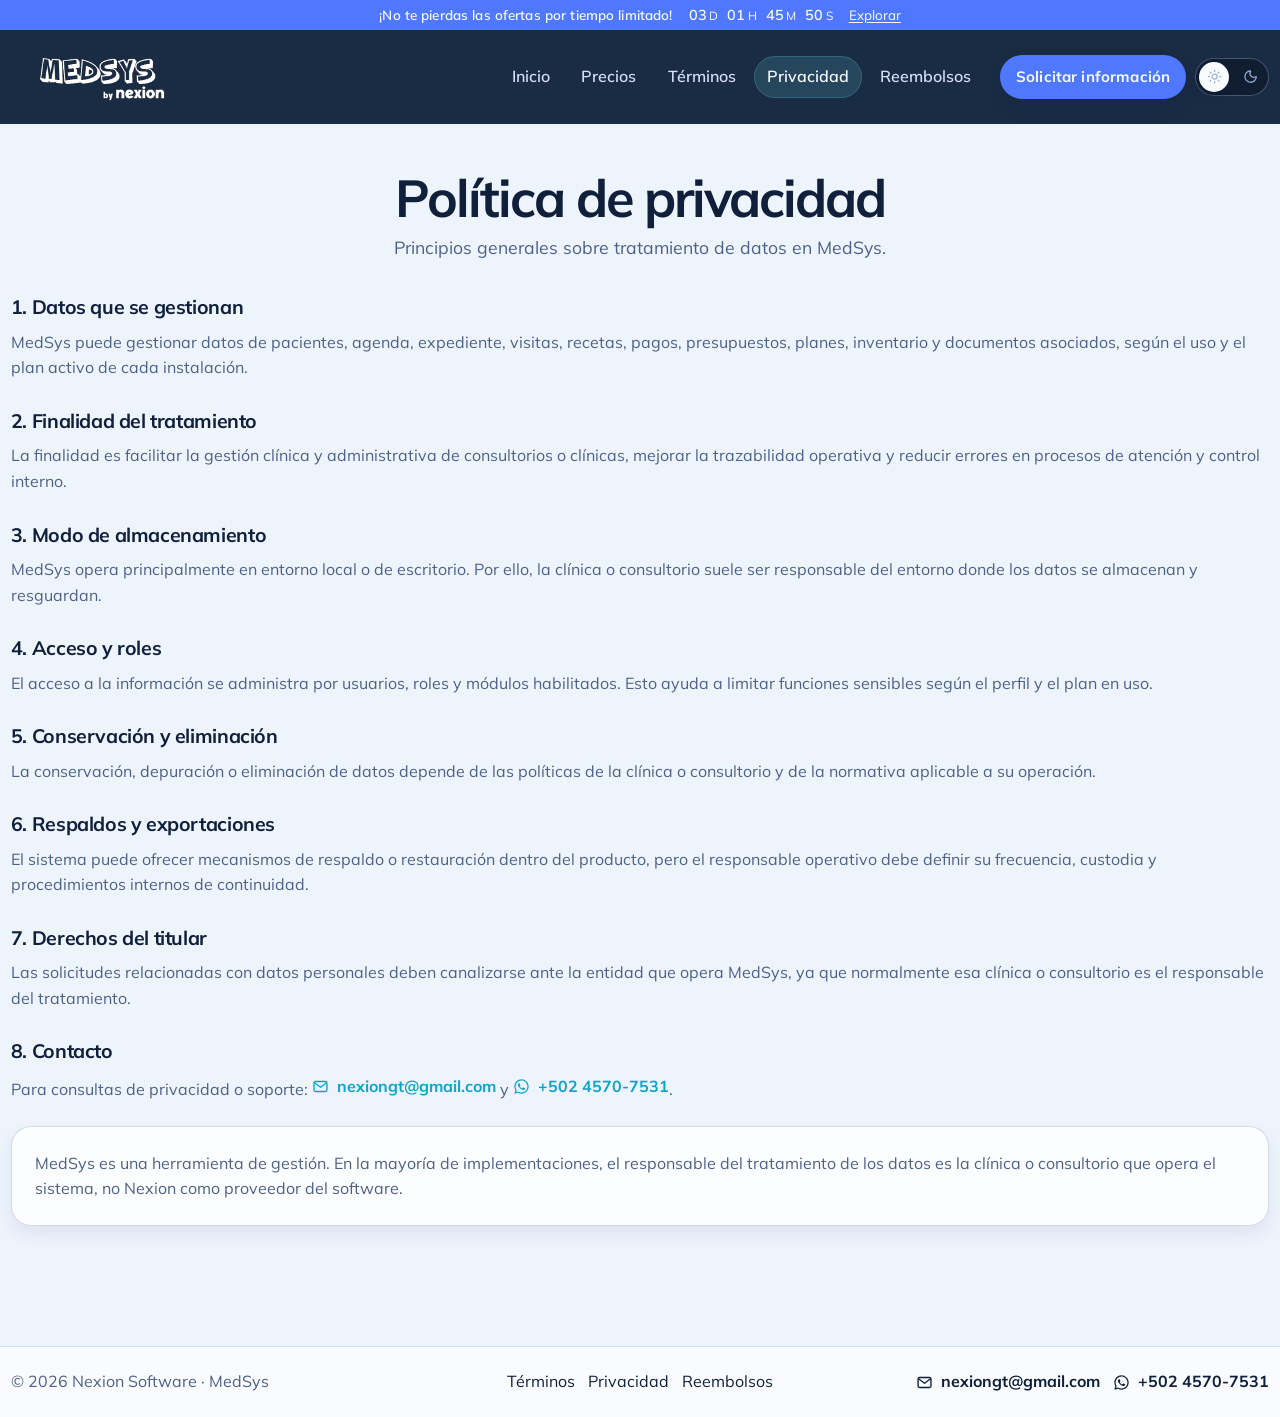
<file: privacidad.html>
﻿<!doctype html>
<html lang="es" data-theme="light">
<head>
  <meta charset="utf-8" />
  <meta name="viewport" content="width=device-width, initial-scale=1" />
  <title>Política de privacidad | Nexion</title>
  <meta name="description" content="Cómo se gestionan los datos en MedSys bajo una operación clínica local o de escritorio, con roles, respaldos y responsabilidad del operador." />
  <meta property="og:title" content="Política de privacidad | MedSys | Nexion" />
  <meta property="og:description" content="Tratamiento de datos, acceso y responsabilidad operativa en MedSys." />
  <meta property="og:type" content="website" />
  <meta property="og:image" content="src/icono.png" />
  <link rel="icon" type="image/png" href="src/icono.png" />
  <link rel="preload" as="image" href="src/logoBlack.png" />
  <link rel="preload" as="image" href="src/logoWhite.png" />
  <script>
    (() => {
      const root = document.documentElement;
      root.classList.add('js');
      try {
        const storedTheme = localStorage.getItem('medsys-theme');
        if (storedTheme === 'light' || storedTheme === 'dark') {
          root.dataset.theme = storedTheme;
        }
      } catch (_) {
        root.dataset.theme = root.dataset.theme || 'light';
      }
    })();
  </script>
  <link rel="stylesheet" href="assets/styles.css" />
  <script defer src="assets/main.js"></script>
</head>
<body>
  <div class="bg-orb orb-a" data-orb></div>
  <div class="bg-orb orb-b" data-orb></div>

  <header class="nav" data-nav>
    <div class="container nav-inner">
      <a class="brand" href="index.html" aria-label="MedSys by Nexion">
        <span class="brand-mark" aria-hidden="true">
          <img class="brand-logo brand-logo--light" src="src/logoBlack.png" alt="" width="300" height="150" />
          <img class="brand-logo brand-logo--dark" src="src/logoWhite.png" alt="" width="300" height="150" />
        </span>
        <span class="sr-only">MedSys by Nexion</span>
      </a>

      <button class="nav-toggle" type="button" aria-expanded="false" aria-controls="site-menu" aria-label="Abrir menú" data-nav-toggle>
        <svg viewBox="0 0 24 24" fill="none" aria-hidden="true"><path d="M4 5h16" fill="none" stroke="currentColor" stroke-width="1.9" stroke-linecap="round" stroke-linejoin="round"></path><path d="M4 12h16" fill="none" stroke="currentColor" stroke-width="1.9" stroke-linecap="round" stroke-linejoin="round"></path><path d="M4 19h16" fill="none" stroke="currentColor" stroke-width="1.9" stroke-linecap="round" stroke-linejoin="round"></path></svg>
      </button>

      <nav class="nav-menu" id="site-menu" aria-label="Navegación principal" data-nav-menu>
        <div class="nav-links">
          <a class="nav-link" data-nav-link href="index.html">Inicio</a>
          <a class="nav-link" data-nav-link href="precios.html">Precios</a>
          <a class="nav-link" data-nav-link href="terminos.html">Términos</a>
          <a class="nav-link" data-nav-link href="privacidad.html">Privacidad</a>
          <a class="nav-link" data-nav-link href="reembolsos.html">Reembolsos</a>
        </div>
        <div class="nav-actions">
          <a class="button small nav-cta" href="mailto:nexiongt@gmail.com?subject=Informaci%C3%B3n%20MedSys">Solicitar información</a>
          <button class="theme-toggle" type="button" data-theme-toggle aria-label="Cambiar a modo oscuro" aria-pressed="false">
            <span class="theme-toggle-icon theme-toggle-icon-sun" aria-hidden="true"><svg viewBox="0 0 24 24" fill="none" aria-hidden="true"><circle cx="12" cy="12" r="4" fill="none" stroke="currentColor" stroke-width="1.9" stroke-linecap="round" stroke-linejoin="round"></circle><path d="M12 2v2" fill="none" stroke="currentColor" stroke-width="1.9" stroke-linecap="round" stroke-linejoin="round"></path><path d="M12 20v2" fill="none" stroke="currentColor" stroke-width="1.9" stroke-linecap="round" stroke-linejoin="round"></path><path d="m4.93 4.93 1.41 1.41" fill="none" stroke="currentColor" stroke-width="1.9" stroke-linecap="round" stroke-linejoin="round"></path><path d="m17.66 17.66 1.41 1.41" fill="none" stroke="currentColor" stroke-width="1.9" stroke-linecap="round" stroke-linejoin="round"></path><path d="M2 12h2" fill="none" stroke="currentColor" stroke-width="1.9" stroke-linecap="round" stroke-linejoin="round"></path><path d="M20 12h2" fill="none" stroke="currentColor" stroke-width="1.9" stroke-linecap="round" stroke-linejoin="round"></path><path d="m6.34 17.66-1.41 1.41" fill="none" stroke="currentColor" stroke-width="1.9" stroke-linecap="round" stroke-linejoin="round"></path><path d="m19.07 4.93-1.41 1.41" fill="none" stroke="currentColor" stroke-width="1.9" stroke-linecap="round" stroke-linejoin="round"></path></svg></span>
            <span class="theme-toggle-thumb" aria-hidden="true"></span>
            <span class="theme-toggle-icon theme-toggle-icon-moon" aria-hidden="true"><svg viewBox="0 0 24 24" fill="none" aria-hidden="true"><path d="M20.985 12.486a9 9 0 1 1-9.473-9.472c.405-.022.617.46.402.803a6 6 0 0 0 8.268 8.268c.344-.215.825-.004.803.401" fill="none" stroke="currentColor" stroke-width="1.9" stroke-linecap="round" stroke-linejoin="round"></path></svg></span>
          </button>
        </div>
      </nav>
      <div class="nav-overlay" data-nav-close></div>
    </div>
  </header>

  <main class="section">
    <div class="container legal">
      <div class="section-head" data-reveal>
        <span class="badge">Privacidad</span>
        <h1 class="section-title">Política de privacidad</h1>
        <p class="section-subtitle">Principios generales sobre tratamiento de datos en MedSys.</p>
      </div>

      <section data-reveal>
        <h2>1. Datos que se gestionan</h2>
        <p>MedSys puede gestionar datos de pacientes, agenda, expediente, visitas, recetas, pagos, presupuestos, planes, inventario y documentos asociados, según el uso y el plan activo de cada instalación.</p>
      </section>

      <section data-reveal>
        <h2>2. Finalidad del tratamiento</h2>
        <p>La finalidad es facilitar la gestión clínica y administrativa de consultorios o clínicas, mejorar la trazabilidad operativa y reducir errores en procesos de atención y control interno.</p>
      </section>

      <section data-reveal>
        <h2>3. Modo de almacenamiento</h2>
        <p>MedSys opera principalmente en entorno local o de escritorio. Por ello, la clínica o consultorio suele ser responsable del entorno donde los datos se almacenan y resguardan.</p>
      </section>

      <section data-reveal>
        <h2>4. Acceso y roles</h2>
        <p>El acceso a la información se administra por usuarios, roles y módulos habilitados. Esto ayuda a limitar funciones sensibles según el perfil y el plan en uso.</p>
      </section>

      <section data-reveal>
        <h2>5. Conservación y eliminación</h2>
        <p>La conservación, depuración o eliminación de datos depende de las políticas de la clínica o consultorio y de la normativa aplicable a su operación.</p>
      </section>

      <section data-reveal>
        <h2>6. Respaldos y exportaciones</h2>
        <p>El sistema puede ofrecer mecanismos de respaldo o restauración dentro del producto, pero el responsable operativo debe definir su frecuencia, custodia y procedimientos internos de continuidad.</p>
      </section>

      <section data-reveal>
        <h2>7. Derechos del titular</h2>
        <p>Las solicitudes relacionadas con datos personales deben canalizarse ante la entidad que opera MedSys, ya que normalmente esa clínica o consultorio es el responsable del tratamiento.</p>
      </section>

      <section data-reveal>
        <h2>8. Contacto</h2>
        <p>Para consultas de privacidad o soporte: <a class="contact-link contact-link--mail" href="mailto:nexiongt@gmail.com">nexiongt@gmail.com</a> y <a class="contact-link contact-link--whatsapp" href="https://wa.me/50245707531" target="_blank" rel="noopener noreferrer">+502 4570-7531</a>.</p>
      </section>

      <section class="info-box" data-reveal>
        <p>MedSys es una herramienta de gestión. En la mayoría de implementaciones, el responsable del tratamiento de los datos es la clínica o consultorio que opera el sistema, no Nexion como proveedor del software.</p>
      </section>
    </div>
  </main>

  <footer class="site-footer">
    <div class="container footer-inner">
      <p>© <span data-year></span> Nexion Software · MedSys</p>
      <div class="footer-links">
        <a href="terminos.html">Términos</a>
        <a href="privacidad.html">Privacidad</a>
        <a href="reembolsos.html">Reembolsos</a>
      </div>
      <div class="footer-contact">
        <a class="contact-link contact-link--mail" href="mailto:nexiongt@gmail.com">nexiongt@gmail.com</a>
        <a class="contact-link contact-link--whatsapp" href="https://wa.me/50245707531" target="_blank" rel="noopener noreferrer">+502 4570-7531</a>
      </div>
    </div>
  </footer>
</body>
</html>
</file>
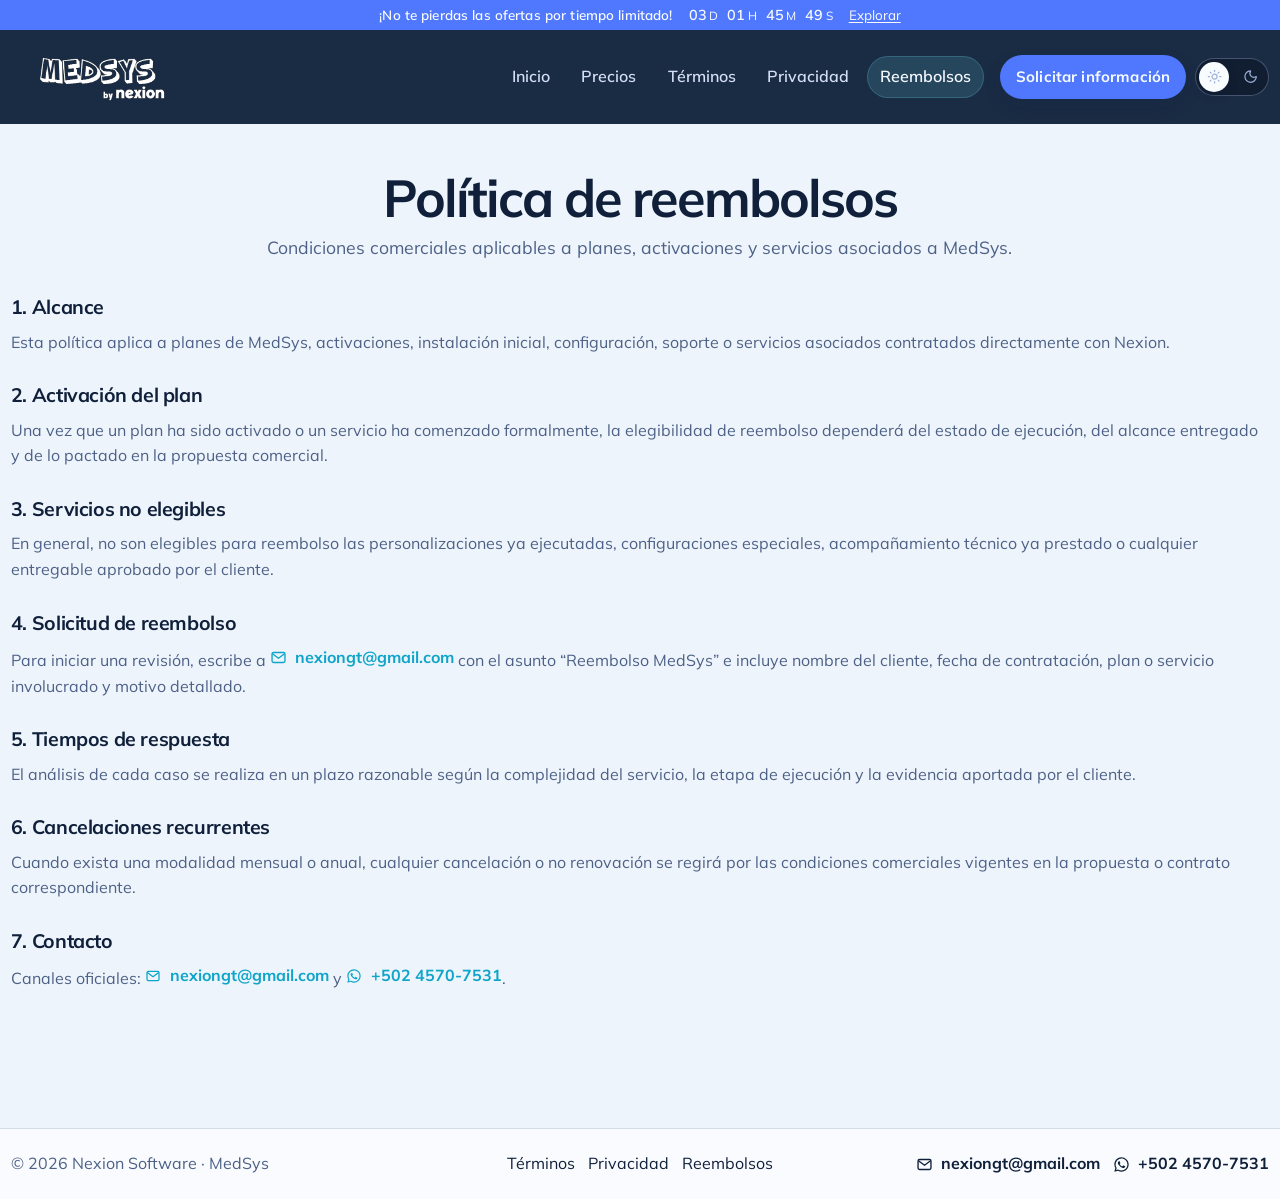
<file: reembolsos.html>
﻿<!doctype html>
<html lang="es" data-theme="light">
<head>
  <meta charset="utf-8" />
  <meta name="viewport" content="width=device-width, initial-scale=1" />
  <title>Política de reembolsos | Nexion</title>
  <meta name="description" content="Condiciones comerciales de cancelación y reembolsos aplicables a planes y servicios asociados a MedSys." />
  <meta property="og:title" content="Política de reembolsos | MedSys | Nexion" />
  <meta property="og:description" content="Condiciones de reembolsos y cancelaciones para planes y servicios de MedSys." />
  <meta property="og:type" content="website" />
  <meta property="og:image" content="src/icono.png" />
  <link rel="icon" type="image/png" href="src/icono.png" />
  <link rel="preload" as="image" href="src/logoBlack.png" />
  <link rel="preload" as="image" href="src/logoWhite.png" />
  <script>
    (() => {
      const root = document.documentElement;
      root.classList.add('js');
      try {
        const storedTheme = localStorage.getItem('medsys-theme');
        if (storedTheme === 'light' || storedTheme === 'dark') {
          root.dataset.theme = storedTheme;
        }
      } catch (_) {
        root.dataset.theme = root.dataset.theme || 'light';
      }
    })();
  </script>
  <link rel="stylesheet" href="assets/styles.css" />
  <script defer src="assets/main.js"></script>
</head>
<body>
  <div class="bg-orb orb-a" data-orb></div>
  <div class="bg-orb orb-b" data-orb></div>

  <header class="nav" data-nav>
    <div class="container nav-inner">
      <a class="brand" href="index.html" aria-label="MedSys by Nexion">
        <span class="brand-mark" aria-hidden="true">
          <img class="brand-logo brand-logo--light" src="src/logoBlack.png" alt="" width="300" height="150" />
          <img class="brand-logo brand-logo--dark" src="src/logoWhite.png" alt="" width="300" height="150" />
        </span>
        <span class="sr-only">MedSys by Nexion</span>
      </a>

      <button class="nav-toggle" type="button" aria-expanded="false" aria-controls="site-menu" aria-label="Abrir menú" data-nav-toggle>
        <svg viewBox="0 0 24 24" fill="none" aria-hidden="true"><path d="M4 5h16" fill="none" stroke="currentColor" stroke-width="1.9" stroke-linecap="round" stroke-linejoin="round"></path><path d="M4 12h16" fill="none" stroke="currentColor" stroke-width="1.9" stroke-linecap="round" stroke-linejoin="round"></path><path d="M4 19h16" fill="none" stroke="currentColor" stroke-width="1.9" stroke-linecap="round" stroke-linejoin="round"></path></svg>
      </button>

      <nav class="nav-menu" id="site-menu" aria-label="Navegación principal" data-nav-menu>
        <div class="nav-links">
          <a class="nav-link" data-nav-link href="index.html">Inicio</a>
          <a class="nav-link" data-nav-link href="precios.html">Precios</a>
          <a class="nav-link" data-nav-link href="terminos.html">Términos</a>
          <a class="nav-link" data-nav-link href="privacidad.html">Privacidad</a>
          <a class="nav-link" data-nav-link href="reembolsos.html">Reembolsos</a>
        </div>
        <div class="nav-actions">
          <a class="button small nav-cta" href="mailto:nexiongt@gmail.com?subject=Informaci%C3%B3n%20MedSys">Solicitar información</a>
          <button class="theme-toggle" type="button" data-theme-toggle aria-label="Cambiar a modo oscuro" aria-pressed="false">
            <span class="theme-toggle-icon theme-toggle-icon-sun" aria-hidden="true"><svg viewBox="0 0 24 24" fill="none" aria-hidden="true"><circle cx="12" cy="12" r="4" fill="none" stroke="currentColor" stroke-width="1.9" stroke-linecap="round" stroke-linejoin="round"></circle><path d="M12 2v2" fill="none" stroke="currentColor" stroke-width="1.9" stroke-linecap="round" stroke-linejoin="round"></path><path d="M12 20v2" fill="none" stroke="currentColor" stroke-width="1.9" stroke-linecap="round" stroke-linejoin="round"></path><path d="m4.93 4.93 1.41 1.41" fill="none" stroke="currentColor" stroke-width="1.9" stroke-linecap="round" stroke-linejoin="round"></path><path d="m17.66 17.66 1.41 1.41" fill="none" stroke="currentColor" stroke-width="1.9" stroke-linecap="round" stroke-linejoin="round"></path><path d="M2 12h2" fill="none" stroke="currentColor" stroke-width="1.9" stroke-linecap="round" stroke-linejoin="round"></path><path d="M20 12h2" fill="none" stroke="currentColor" stroke-width="1.9" stroke-linecap="round" stroke-linejoin="round"></path><path d="m6.34 17.66-1.41 1.41" fill="none" stroke="currentColor" stroke-width="1.9" stroke-linecap="round" stroke-linejoin="round"></path><path d="m19.07 4.93-1.41 1.41" fill="none" stroke="currentColor" stroke-width="1.9" stroke-linecap="round" stroke-linejoin="round"></path></svg></span>
            <span class="theme-toggle-thumb" aria-hidden="true"></span>
            <span class="theme-toggle-icon theme-toggle-icon-moon" aria-hidden="true"><svg viewBox="0 0 24 24" fill="none" aria-hidden="true"><path d="M20.985 12.486a9 9 0 1 1-9.473-9.472c.405-.022.617.46.402.803a6 6 0 0 0 8.268 8.268c.344-.215.825-.004.803.401" fill="none" stroke="currentColor" stroke-width="1.9" stroke-linecap="round" stroke-linejoin="round"></path></svg></span>
          </button>
        </div>
      </nav>
      <div class="nav-overlay" data-nav-close></div>
    </div>
  </header>

  <main class="section">
    <div class="container legal">
      <div class="section-head" data-reveal>
        <span class="badge">Política comercial</span>
        <h1 class="section-title">Política de reembolsos</h1>
        <p class="section-subtitle">Condiciones comerciales aplicables a planes, activaciones y servicios asociados a MedSys.</p>
      </div>

      <section data-reveal>
        <h2>1. Alcance</h2>
        <p>Esta política aplica a planes de MedSys, activaciones, instalación inicial, configuración, soporte o servicios asociados contratados directamente con Nexion.</p>
      </section>

      <section data-reveal>
        <h2>2. Activación del plan</h2>
        <p>Una vez que un plan ha sido activado o un servicio ha comenzado formalmente, la elegibilidad de reembolso dependerá del estado de ejecución, del alcance entregado y de lo pactado en la propuesta comercial.</p>
      </section>

      <section data-reveal>
        <h2>3. Servicios no elegibles</h2>
        <p>En general, no son elegibles para reembolso las personalizaciones ya ejecutadas, configuraciones especiales, acompañamiento técnico ya prestado o cualquier entregable aprobado por el cliente.</p>
      </section>

      <section data-reveal>
        <h2>4. Solicitud de reembolso</h2>
        <p>Para iniciar una revisión, escribe a <a class="contact-link contact-link--mail" href="mailto:nexiongt@gmail.com?subject=Reembolso%20MedSys">nexiongt@gmail.com</a> con el asunto “Reembolso MedSys” e incluye nombre del cliente, fecha de contratación, plan o servicio involucrado y motivo detallado.</p>
      </section>

      <section data-reveal>
        <h2>5. Tiempos de respuesta</h2>
        <p>El análisis de cada caso se realiza en un plazo razonable según la complejidad del servicio, la etapa de ejecución y la evidencia aportada por el cliente.</p>
      </section>

      <section data-reveal>
        <h2>6. Cancelaciones recurrentes</h2>
        <p>Cuando exista una modalidad mensual o anual, cualquier cancelación o no renovación se regirá por las condiciones comerciales vigentes en la propuesta o contrato correspondiente.</p>
      </section>

      <section data-reveal>
        <h2>7. Contacto</h2>
        <p>Canales oficiales: <a class="contact-link contact-link--mail" href="mailto:nexiongt@gmail.com">nexiongt@gmail.com</a> y <a class="contact-link contact-link--whatsapp" href="https://wa.me/50245707531" target="_blank" rel="noopener noreferrer">+502 4570-7531</a>.</p>
      </section>
    </div>
  </main>

  <footer class="site-footer">
    <div class="container footer-inner">
      <p>© <span data-year></span> Nexion Software · MedSys</p>
      <div class="footer-links">
        <a href="terminos.html">Términos</a>
        <a href="privacidad.html">Privacidad</a>
        <a href="reembolsos.html">Reembolsos</a>
      </div>
      <div class="footer-contact">
        <a class="contact-link contact-link--mail" href="mailto:nexiongt@gmail.com">nexiongt@gmail.com</a>
        <a class="contact-link contact-link--whatsapp" href="https://wa.me/50245707531" target="_blank" rel="noopener noreferrer">+502 4570-7531</a>
      </div>
    </div>
  </footer>
</body>
</html>
</file>
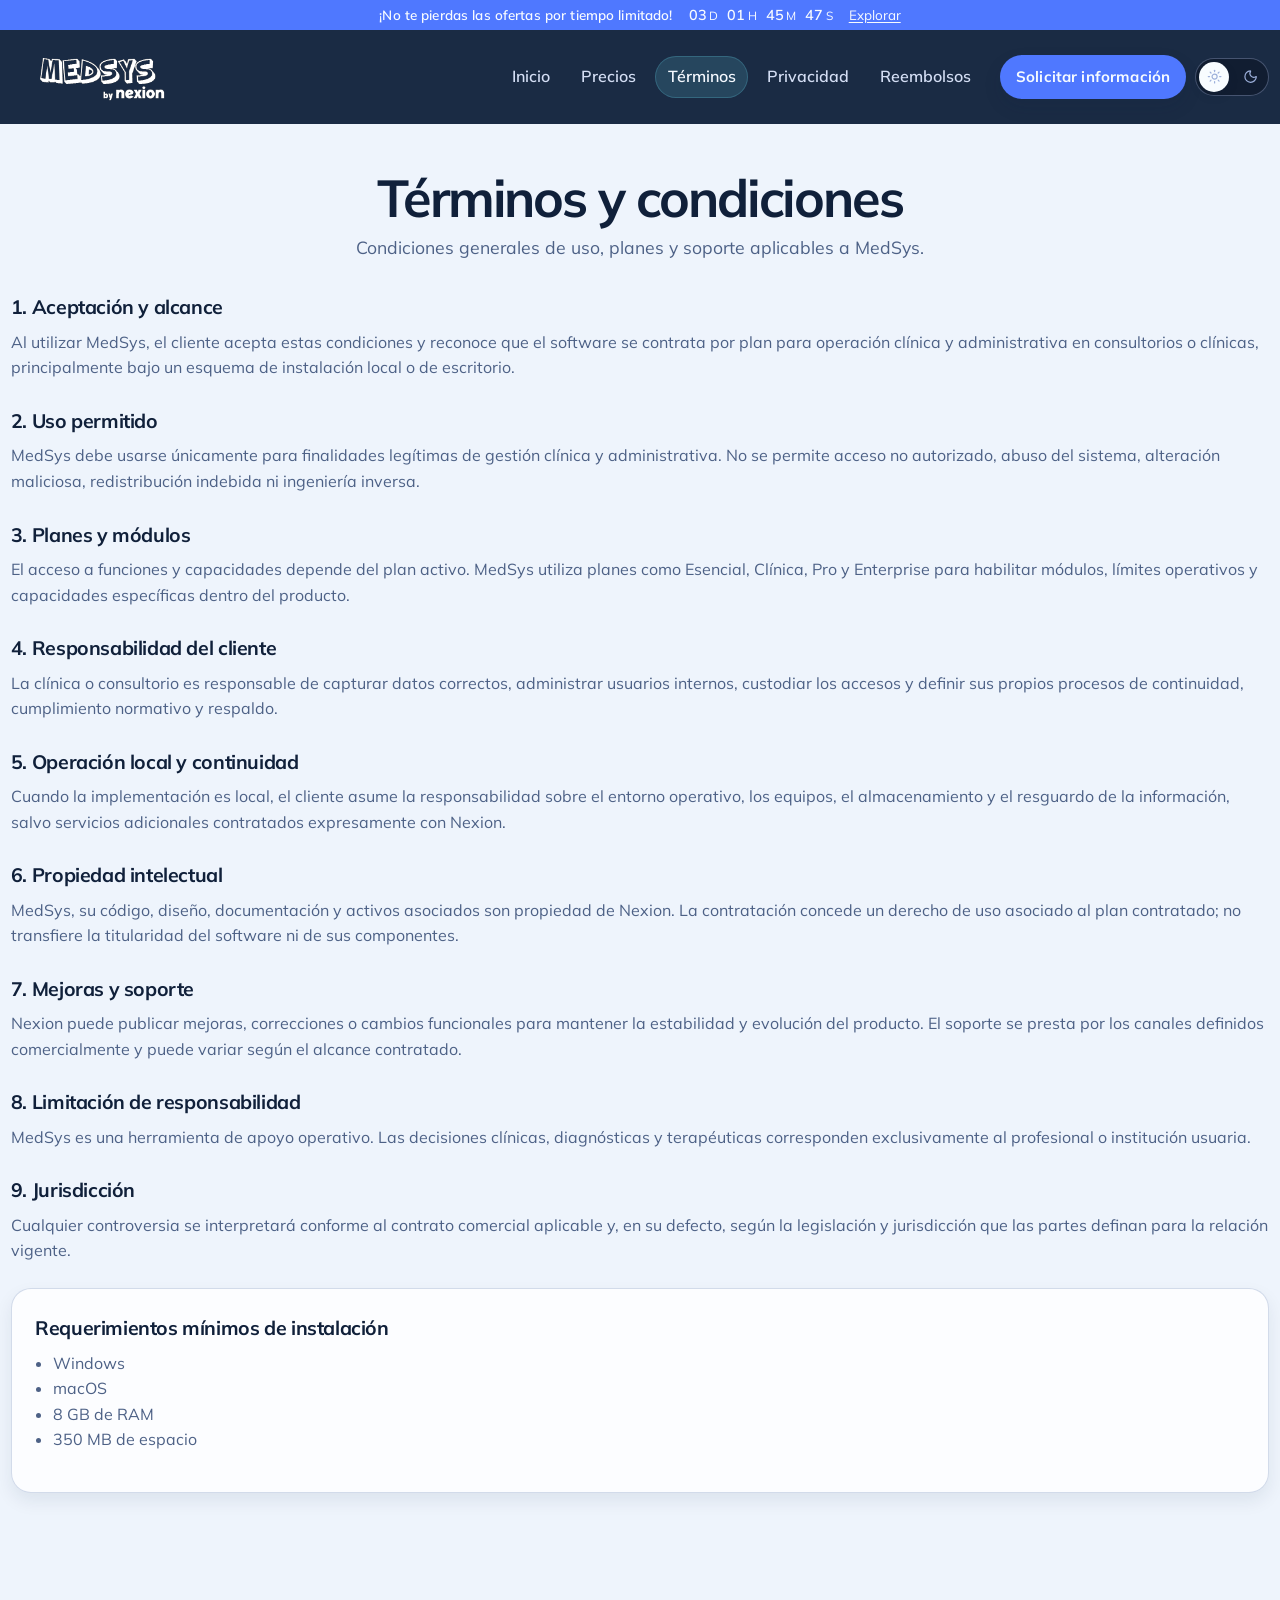
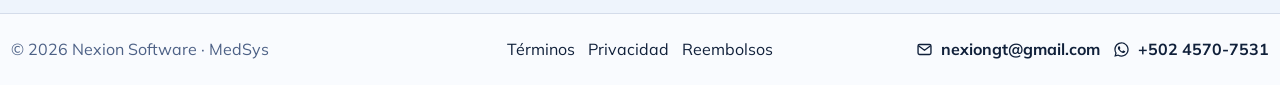
<file: terminos.html>
﻿<!doctype html>
<html lang="es" data-theme="light">
<head>
  <meta charset="utf-8" />
  <meta name="viewport" content="width=device-width, initial-scale=1" />
  <title>Términos y condiciones | Nexion</title>
  <meta name="description" content="Condiciones generales de uso, planes y soporte de MedSys para clínicas y consultorios que operan el software en entorno local o de escritorio." />
  <meta property="og:title" content="Términos y condiciones | MedSys | Nexion" />
  <meta property="og:description" content="Condiciones de uso, planes y responsabilidades operativas para MedSys." />
  <meta property="og:type" content="website" />
  <meta property="og:image" content="src/icono.png" />
  <link rel="icon" type="image/png" href="src/icono.png" />
  <link rel="preload" as="image" href="src/logoBlack.png" />
  <link rel="preload" as="image" href="src/logoWhite.png" />
  <script>
    (() => {
      const root = document.documentElement;
      root.classList.add('js');
      try {
        const storedTheme = localStorage.getItem('medsys-theme');
        if (storedTheme === 'light' || storedTheme === 'dark') {
          root.dataset.theme = storedTheme;
        }
      } catch (_) {
        root.dataset.theme = root.dataset.theme || 'light';
      }
    })();
  </script>
  <link rel="stylesheet" href="assets/styles.css" />
  <script defer src="assets/main.js"></script>
</head>
<body>
  <div class="bg-orb orb-a" data-orb></div>
  <div class="bg-orb orb-b" data-orb></div>

  <header class="nav" data-nav>
    <div class="container nav-inner">
      <a class="brand" href="index.html" aria-label="MedSys by Nexion">
        <span class="brand-mark" aria-hidden="true">
          <img class="brand-logo brand-logo--light" src="src/logoBlack.png" alt="" width="300" height="150" />
          <img class="brand-logo brand-logo--dark" src="src/logoWhite.png" alt="" width="300" height="150" />
        </span>
        <span class="sr-only">MedSys by Nexion</span>
      </a>

      <button class="nav-toggle" type="button" aria-expanded="false" aria-controls="site-menu" aria-label="Abrir menú" data-nav-toggle>
        <svg viewBox="0 0 24 24" fill="none" aria-hidden="true"><path d="M4 5h16" fill="none" stroke="currentColor" stroke-width="1.9" stroke-linecap="round" stroke-linejoin="round"></path><path d="M4 12h16" fill="none" stroke="currentColor" stroke-width="1.9" stroke-linecap="round" stroke-linejoin="round"></path><path d="M4 19h16" fill="none" stroke="currentColor" stroke-width="1.9" stroke-linecap="round" stroke-linejoin="round"></path></svg>
      </button>

      <nav class="nav-menu" id="site-menu" aria-label="Navegación principal" data-nav-menu>
        <div class="nav-links">
          <a class="nav-link" data-nav-link href="index.html">Inicio</a>
          <a class="nav-link" data-nav-link href="precios.html">Precios</a>
          <a class="nav-link" data-nav-link href="terminos.html">Términos</a>
          <a class="nav-link" data-nav-link href="privacidad.html">Privacidad</a>
          <a class="nav-link" data-nav-link href="reembolsos.html">Reembolsos</a>
        </div>
        <div class="nav-actions">
          <a class="button small nav-cta" href="mailto:nexiongt@gmail.com?subject=Informaci%C3%B3n%20MedSys">Solicitar información</a>
          <button class="theme-toggle" type="button" data-theme-toggle aria-label="Cambiar a modo oscuro" aria-pressed="false">
            <span class="theme-toggle-icon theme-toggle-icon-sun" aria-hidden="true"><svg viewBox="0 0 24 24" fill="none" aria-hidden="true"><circle cx="12" cy="12" r="4" fill="none" stroke="currentColor" stroke-width="1.9" stroke-linecap="round" stroke-linejoin="round"></circle><path d="M12 2v2" fill="none" stroke="currentColor" stroke-width="1.9" stroke-linecap="round" stroke-linejoin="round"></path><path d="M12 20v2" fill="none" stroke="currentColor" stroke-width="1.9" stroke-linecap="round" stroke-linejoin="round"></path><path d="m4.93 4.93 1.41 1.41" fill="none" stroke="currentColor" stroke-width="1.9" stroke-linecap="round" stroke-linejoin="round"></path><path d="m17.66 17.66 1.41 1.41" fill="none" stroke="currentColor" stroke-width="1.9" stroke-linecap="round" stroke-linejoin="round"></path><path d="M2 12h2" fill="none" stroke="currentColor" stroke-width="1.9" stroke-linecap="round" stroke-linejoin="round"></path><path d="M20 12h2" fill="none" stroke="currentColor" stroke-width="1.9" stroke-linecap="round" stroke-linejoin="round"></path><path d="m6.34 17.66-1.41 1.41" fill="none" stroke="currentColor" stroke-width="1.9" stroke-linecap="round" stroke-linejoin="round"></path><path d="m19.07 4.93-1.41 1.41" fill="none" stroke="currentColor" stroke-width="1.9" stroke-linecap="round" stroke-linejoin="round"></path></svg></span>
            <span class="theme-toggle-thumb" aria-hidden="true"></span>
            <span class="theme-toggle-icon theme-toggle-icon-moon" aria-hidden="true"><svg viewBox="0 0 24 24" fill="none" aria-hidden="true"><path d="M20.985 12.486a9 9 0 1 1-9.473-9.472c.405-.022.617.46.402.803a6 6 0 0 0 8.268 8.268c.344-.215.825-.004.803.401" fill="none" stroke="currentColor" stroke-width="1.9" stroke-linecap="round" stroke-linejoin="round"></path></svg></span>
          </button>
        </div>
      </nav>
      <div class="nav-overlay" data-nav-close></div>
    </div>
  </header>

  <main class="section">
    <div class="container legal">
      <div class="section-head" data-reveal>
        <span class="badge">Legal</span>
        <h1 class="section-title">Términos y condiciones</h1>
        <p class="section-subtitle">Condiciones generales de uso, planes y soporte aplicables a MedSys.</p>
      </div>

      <section data-reveal>
        <h2>1. Aceptación y alcance</h2>
        <p>Al utilizar MedSys, el cliente acepta estas condiciones y reconoce que el software se contrata por plan para operación clínica y administrativa en consultorios o clínicas, principalmente bajo un esquema de instalación local o de escritorio.</p>
      </section>

      <section data-reveal>
        <h2>2. Uso permitido</h2>
        <p>MedSys debe usarse únicamente para finalidades legítimas de gestión clínica y administrativa. No se permite acceso no autorizado, abuso del sistema, alteración maliciosa, redistribución indebida ni ingeniería inversa.</p>
      </section>

      <section data-reveal>
        <h2>3. Planes y módulos</h2>
        <p>El acceso a funciones y capacidades depende del plan activo. MedSys utiliza planes como Esencial, Clínica, Pro y Enterprise para habilitar módulos, límites operativos y capacidades específicas dentro del producto.</p>
      </section>

      <section data-reveal>
        <h2>4. Responsabilidad del cliente</h2>
        <p>La clínica o consultorio es responsable de capturar datos correctos, administrar usuarios internos, custodiar los accesos y definir sus propios procesos de continuidad, cumplimiento normativo y respaldo.</p>
      </section>

      <section data-reveal>
        <h2>5. Operación local y continuidad</h2>
        <p>Cuando la implementación es local, el cliente asume la responsabilidad sobre el entorno operativo, los equipos, el almacenamiento y el resguardo de la información, salvo servicios adicionales contratados expresamente con Nexion.</p>
      </section>

      <section data-reveal>
        <h2>6. Propiedad intelectual</h2>
        <p>MedSys, su código, diseño, documentación y activos asociados son propiedad de Nexion. La contratación concede un derecho de uso asociado al plan contratado; no transfiere la titularidad del software ni de sus componentes.</p>
      </section>

      <section data-reveal>
        <h2>7. Mejoras y soporte</h2>
        <p>Nexion puede publicar mejoras, correcciones o cambios funcionales para mantener la estabilidad y evolución del producto. El soporte se presta por los canales definidos comercialmente y puede variar según el alcance contratado.</p>
      </section>

      <section data-reveal>
        <h2>8. Limitación de responsabilidad</h2>
        <p>MedSys es una herramienta de apoyo operativo. Las decisiones clínicas, diagnósticas y terapéuticas corresponden exclusivamente al profesional o institución usuaria.</p>
      </section>

      <section data-reveal>
        <h2>9. Jurisdicción</h2>
        <p>Cualquier controversia se interpretará conforme al contrato comercial aplicable y, en su defecto, según la legislación y jurisdicción que las partes definan para la relación vigente.</p>
      </section>

      <section class="info-box" data-reveal>
        <h2>Requerimientos mínimos de instalación</h2>
        <ul>
          <li>Windows</li>
          <li>macOS</li>
          <li>8 GB de RAM</li>
            <li>350 MB de espacio</li>
        </ul>
      </section>
    </div>
  </main>

  <footer class="site-footer">
    <div class="container footer-inner">
      <p>© <span data-year></span> Nexion Software · MedSys</p>
      <div class="footer-links">
        <a href="terminos.html">Términos</a>
        <a href="privacidad.html">Privacidad</a>
        <a href="reembolsos.html">Reembolsos</a>
      </div>
      <div class="footer-contact">
        <a class="contact-link contact-link--mail" href="mailto:nexiongt@gmail.com">nexiongt@gmail.com</a>
        <a class="contact-link contact-link--whatsapp" href="https://wa.me/50245707531" target="_blank" rel="noopener noreferrer">+502 4570-7531</a>
      </div>
    </div>
  </footer>
</body>
</html>
</file>
<file: assets/styles.css>
@import url('https://fonts.googleapis.com/css2?family=Mulish:wght@400;500;600;700;800&display=swap');

:root {
  --font-sans: 'Mulish', sans-serif;
  --promo-offset: 60px;
  --nav-height: 94px;
  --header-stack-gap: 3.1rem;
  --bg: #0c1524;
  --bg-soft: #111c2e;
  --fg: #edf3ff;
  --muted: #a7b6d4;
  --accent: #6fe8ff;
  --accent-2: #95a8ff;
  --surface: rgba(20, 31, 50, 0.72);
  --surface-strong: rgba(17, 28, 46, 0.9);
  --surface-muted: rgba(148, 167, 255, 0.1);
  --border: rgba(187, 206, 255, 0.18);
  --border-strong: rgba(111, 232, 255, 0.24);
  --highlight-bg: #5b79ff;
  --highlight-fg: #f8fbff;
  --nav-shell-bg: #1a2b44;
  --nav-shell-border: rgba(160, 184, 232, 0.16);
  --shadow: 0 18px 40px rgba(5, 10, 22, 0.22);
  --shadow-soft: 0 10px 22px rgba(5, 10, 22, 0.12);
  --radius: 20px;
  --radius-sm: 14px;
  --blur: 16px;
  --container: 1520px;
  color-scheme: dark;
}

html[data-theme='light'] {
  --bg: #eef4fc;
  --bg-soft: #f7fbff;
  --fg: #10203a;
  --muted: #4d6186;
  --accent: #0ea5c9;
  --accent-2: #4f78ff;
  --surface: rgba(255, 255, 255, 0.8);
  --surface-strong: rgba(255, 255, 255, 0.92);
  --surface-muted: rgba(79, 120, 255, 0.08);
  --border: rgba(78, 110, 166, 0.24);
  --border-strong: rgba(14, 165, 201, 0.28);
  --highlight-bg: #4f78ff;
  --highlight-fg: #f8fbff;
  --nav-shell-bg: #1a2b44;
  --nav-shell-border: rgba(160, 184, 232, 0.16);
  --shadow: 0 16px 36px rgba(17, 35, 68, 0.12);
  --shadow-soft: 0 8px 18px rgba(17, 35, 68, 0.08);
  color-scheme: light;
}

* {
  box-sizing: border-box;
}

html {
  scroll-behavior: smooth;
  background: var(--bg);
  overflow-x: clip;
  scroll-padding-top: calc(var(--promo-offset) + var(--nav-height) + var(--header-stack-gap));
}

body {
  margin: 0;
  min-height: 100vh;
  font-family: var(--font-sans);
  color: var(--fg);
  background: var(--bg);
  line-height: 1.6;
  overflow-x: clip;
}

body,
button,
input,
select,
textarea {
  font-family: var(--font-sans);
}

html[data-theme='light'] body {
  background: var(--bg);
}

html.menu-open,
body.menu-open {
  overflow: hidden;
  overscroll-behavior: none;
}

body::before,
body::after {
  display: none;
}

img,
svg {
  display: block;
  max-width: 100%;
}

main,
header,
footer {
  position: relative;
  z-index: 1;
}

main {
  padding-top: calc(var(--promo-offset) + var(--nav-height) + var(--header-stack-gap));
}

main:not(.section) {
  padding-top: calc(var(--promo-offset) + var(--nav-height) + 3rem);
}

a {
  color: inherit;
  text-decoration: none;
}

h1,
h2,
h3,
p,
ul {
  margin-top: 0;
}

.container {
  width: min(100% - clamp(0.75rem, 1.7vw, 2rem), var(--container));
  margin-inline: auto;
}

.section {
  padding: 2.9rem 0;
}

.section-head {
  max-width: 760px;
  margin-inline: auto;
  margin-bottom: 1.5rem;
  text-align: center;
}

.section-title {
  margin-bottom: 0.55rem;
  font-size: clamp(1.8rem, 2vw + 1rem, 2.5rem);
  letter-spacing: -0.04em;
  line-height: 1.08;
}

.section-subtitle {
  margin: 0;
  margin-inline: auto;
  color: var(--muted);
  font-size: 1rem;
}

.sr-only {
  position: absolute;
  width: 1px;
  height: 1px;
  padding: 0;
  margin: -1px;
  overflow: hidden;
  clip: rect(0, 0, 0, 0);
  white-space: nowrap;
  border: 0;
}

.badge {
  display: none;
  align-items: center;
  gap: 0.45rem;
  margin-bottom: 1rem;
  padding: 0.4rem 0.75rem;
  border: 1px solid var(--border-strong);
  border-radius: 999px;
  background: rgba(8, 17, 32, 0.76);
  color: var(--accent);
  font-size: 0.8rem;
  font-weight: 700;
  letter-spacing: 0.02em;
}

html[data-theme='light'] .badge {
  background: rgba(14, 165, 201, 0.1);
}

.promo-countdown {
  position: fixed;
  left: 0;
  right: 0;
    top: 0;
  z-index: 160;
  background: var(--highlight-bg);
  color: var(--highlight-fg);
}

.promo-countdown__inner {
  display: flex;
  align-items: center;
  justify-content: center;
  gap: 1rem;
  min-height: 1.88rem;
  padding-block: 0;
  font-size: 0.84rem;
  font-weight: 800;
}

.promo-countdown__text,
.promo-countdown__timer {
  margin: 0;
}

.promo-countdown__text,
.promo-countdown__link {
  display: inline-flex;
  align-items: center;
  justify-content: center;
  text-align: center;
  line-height: 1.1;
}

.promo-countdown__text {
  font-weight: 600;
  letter-spacing: 0.01em;
  font-variation-settings: 'wght' 600;
}

.promo-countdown__timer {
  display: inline-flex;
  align-items: center;
  gap: 0.55rem;
  font-variant-numeric: tabular-nums;
  white-space: nowrap;
}

.promo-countdown__item {
  display: inline-flex;
  align-items: baseline;
  gap: 0.15rem;
}

.promo-countdown__item strong {
  font-size: 0.9rem;
  font-weight: 600;
  letter-spacing: 0.01em;
  line-height: 1;
  font-variation-settings: 'wght' 600;
}

.promo-countdown__item span {
  font-size: 0.74rem;
  font-weight: 400;
  text-transform: uppercase;
  line-height: 1;
  transform: none;
}

.promo-countdown__link {
  color: var(--highlight-fg);
  font-weight: 400;
  text-decoration: underline;
  text-underline-offset: 0.12em;
}

.promo-countdown__link:hover {
  opacity: 0.8;
}

.button {
  display: inline-flex;
  align-items: center;
  justify-content: center;
  gap: 0.45rem;
  min-height: 46px;
  padding: 0.74rem 1.12rem;
  border-radius: 999px;
  border: 1px solid transparent;
  background: #4f78ff;
  color: #f6fbff;
  font-weight: 700;
  letter-spacing: 0.01em;
  box-shadow: 0 8px 18px rgba(17, 35, 68, 0.14);
  transition: transform 0.25s ease, box-shadow 0.25s ease, border-color 0.25s ease, background 0.25s ease;
}

.button:hover {
  transform: translateY(-2px);
  box-shadow: 0 10px 20px rgba(17, 35, 68, 0.18);
  border-color: rgba(79, 120, 255, 0.4);
  background: #4169ea;
}

.button.secondary {
  background: rgba(9, 17, 31, 0.62);
  border-color: rgba(173, 190, 234, 0.34);
  color: #dce6ff;
  box-shadow: none;
}

.button.secondary:hover {
  border-color: rgba(111, 232, 255, 0.45);
  background: rgba(12, 22, 40, 0.75);
}

.button.small {
  min-height: 40px;
  padding: 0.58rem 0.95rem;
  font-size: 0.94rem;
}

html[data-theme='light'] .button {
  color: #f6fbff;
  background: #4f78ff;
  box-shadow: 0 8px 18px rgba(17, 35, 68, 0.12);
}

html[data-theme='light'] .button.secondary {
  color: #1a3154;
  background: rgba(255, 255, 255, 0.78);
  border-color: rgba(78, 110, 166, 0.34);
}

html[data-theme='light'] .button.secondary:hover {
  border-color: rgba(14, 165, 201, 0.42);
  background: rgba(233, 245, 255, 0.92);
}

.nav {
  position: fixed;
  left: 0;
  right: 0;
  top: var(--promo-offset);
  z-index: 80;
  isolation: isolate;
  border-bottom: 0;
  background: var(--nav-shell-bg);
}

.nav-inner {
  position: relative;
  display: flex;
  align-items: center;
  justify-content: space-between;
  min-height: 94px;
  gap: 1rem;
}

.brand {
  display: inline-flex;
  align-items: center;
  flex-shrink: 0;
}

.brand-mark {
  position: relative;
  width: 182px;
  height: 91px;
}

.brand-logo {
  position: absolute;
  inset: 0;
  width: 100%;
  height: 100%;
  object-fit: contain;
  object-position: left center;
  opacity: 0;
  transition: opacity 0.22s ease;
}

html[data-theme='light'] .brand-logo--light,
html[data-theme='dark'] .brand-logo--dark {
  opacity: 1;
}

.nav .brand-logo--light {
  opacity: 0;
}

.nav .brand-logo--dark {
  opacity: 1;
}

.nav-menu {
  display: flex;
  align-items: center;
  gap: 1rem;
  z-index: 90;
}

.nav-links,
.nav-actions {
  display: flex;
  align-items: center;
  gap: 0.35rem;
}

.nav-actions {
  gap: 0.55rem;
}

.nav-link {
  display: inline-flex;
  padding: 0.5rem 0.8rem;
  border-radius: 999px;
  color: #d4def4;
  font-weight: 600;
  transition: color 0.24s ease, background-color 0.24s ease, box-shadow 0.24s ease;
}

.nav-link:hover,
.nav-link.is-active {
  color: #f5f9ff;
  background: rgba(111, 232, 255, 0.14);
  box-shadow: inset 0 0 0 1px rgba(111, 232, 255, 0.2);
}

.theme-toggle {
  position: relative;
  display: inline-flex;
  align-items: center;
  width: 74px;
  height: 38px;
  padding: 0;
  border-radius: 999px;
  border: 1px solid rgba(173, 190, 234, 0.34);
  background: rgba(9, 17, 31, 0.5);
  color: #f5f9ff;
  font-size: 0.86rem;
  cursor: pointer;
  transition: background-color 0.24s ease, border-color 0.24s ease, box-shadow 0.24s ease;
}

.theme-toggle:hover {
  background: rgba(111, 232, 255, 0.14);
  border-color: rgba(111, 232, 255, 0.35);
  box-shadow: 0 8px 16px rgba(8, 15, 30, 0.28);
}

.theme-toggle-icon {
  position: absolute;
  top: 50%;
  width: 30px;
  height: 30px;
  display: grid;
  place-items: center;
  transform: translate(-50%, -50%);
  color: #9db0db;
  line-height: 1;
  z-index: 2;
  pointer-events: none;
  transition: color 0.24s ease;
}

.theme-toggle-icon svg {
  width: 0.95rem;
  height: 0.95rem;
}

.theme-toggle-icon svg *,
.nav-toggle svg * {
  fill: none;
  stroke: currentColor;
  stroke-width: 1.9;
  stroke-linecap: round;
  stroke-linejoin: round;
}

.theme-toggle-icon-sun {
  left: 18px;
}

.theme-toggle-icon-moon {
  left: 54px;
}

.theme-toggle-thumb {
  position: absolute;
  top: 3px;
  left: 3px;
  width: 30px;
  height: 30px;
  border-radius: 50%;
  background: #f8fcff;
  box-shadow: 0 4px 10px rgba(10, 26, 55, 0.18);
  transition: transform 0.26s ease, background 0.26s ease, box-shadow 0.26s ease;
}

html[data-theme='dark'] .theme-toggle-thumb {
  transform: translateX(36px);
  background: #8bb0ff;
}

html[data-theme='dark'] .theme-toggle-icon-moon {
  color: #e1eaff;
}

.nav-toggle {
  display: none;
  border: 1px solid rgba(164, 182, 223, 0.35);
  background: rgba(12, 20, 35, 0.6);
  color: #f5f9ff;
  padding: 0.45rem;
  border-radius: 10px;
  cursor: pointer;
  position: relative;
  z-index: 95;
}

.nav-toggle svg {
  width: 22px;
  height: 22px;
}

.nav-overlay {
  position: fixed;
  inset: 0;
  background: rgba(2, 4, 8, 0.45);
  opacity: 0;
  visibility: hidden;
  transition: opacity 0.25s ease, visibility 0.25s ease;
  z-index: 110;
}

.hero {
  padding: 5.6rem 0 3.25rem;
}

.hero-grid {
  display: grid;
  grid-template-columns: minmax(0, 1.2fr) minmax(340px, 0.8fr);
  gap: 1.4rem;
  align-items: center;
}

.hero-copy {
  max-width: 760px;
}

.hero-title-row {
  display: grid;
  grid-template-columns: minmax(190px, 250px) minmax(0, 1fr);
  gap: 1.4rem;
  align-items: center;
  margin-bottom: 1rem;
}

.hero-brand {
  position: relative;
  justify-self: center;
  width: min(100%, 230px);
  height: clamp(120px, 12vw, 156px);
  margin: 0;
}

.hero-brand-logo {
  position: absolute;
  inset: 0;
  width: 100%;
  height: 100%;
  object-fit: contain;
  object-position: center center;
  opacity: 0;
  transition: opacity 0.22s ease;
}

html[data-theme='light'] .hero-brand-logo--light,
html[data-theme='dark'] .hero-brand-logo--dark {
  opacity: 1;
}

.hero-title {
  margin-bottom: 0;
  font-size: clamp(2.35rem, 4vw, 3.95rem);
  letter-spacing: -0.06em;
  line-height: 0.95;
  text-align: center;
}

.hero-subtitle {
  margin-bottom: 1.35rem;
  margin-inline: auto;
  color: var(--muted);
  font-size: clamp(1rem, 0.55vw + 0.95rem, 1.2rem);
  text-align: center;
}

.hero-actions {
  display: flex;
  flex-wrap: wrap;
  gap: 0.72rem;
}

.hero-note {
  margin-top: 1rem;
  color: var(--muted);
  font-size: 0.95rem;
}

.section-divider {
  width: 100vw;
  height: 1px;
  margin-top: 1.6rem;
  margin-left: calc(50% - 50vw);
  background: rgba(78, 110, 166, 0.22);
}

.hero + .section {
  padding-top: clamp(1.1rem, 2.8vw, 1.85rem);
}

.grid {
  display: grid;
  gap: 1rem;
}

.grid.cols-2 {
  grid-template-columns: repeat(2, minmax(0, 1fr));
}

.grid.cols-3 {
  grid-template-columns: repeat(3, minmax(0, 1fr));
}

.grid.cols-4 {
  grid-template-columns: repeat(4, minmax(0, 1fr));
}

.card {
  background: var(--surface);
  border: 1px solid var(--border);
  border-radius: var(--radius);
  padding: 1.2rem;
  box-shadow: var(--shadow);
  backdrop-filter: blur(calc(var(--blur) * 0.65));
  -webkit-backdrop-filter: blur(calc(var(--blur) * 0.65));
  transition: border-color 0.25s ease, transform 0.25s ease, box-shadow 0.25s ease;
}

.card:hover {
  border-color: rgba(111, 232, 255, 0.35);
  transform: translateY(-2px);
  box-shadow: 0 18px 34px rgba(6, 13, 27, 0.18);
}

html[data-theme='light'] .card:hover {
  box-shadow: 0 14px 28px rgba(17, 35, 68, 0.12);
}

.card h2,
.card h3 {
  margin-bottom: 0.45rem;
  letter-spacing: -0.02em;
}

.icon-title {
  display: flex;
  align-items: flex-start;
  gap: 0.72rem;
  width: 100%;
}

.icon-title > span:last-child {
  display: inline-block;
  flex: 1 1 auto;
  min-width: 0;
}

.icon-title--sm {
  gap: 0.58rem;
}

.title-icon {
  display: inline-flex;
  align-items: center;
  justify-content: center;
  flex: 0 0 2.35rem;
  width: 2.35rem;
  height: 2.35rem;
  border-radius: 14px;
  border: 1px solid var(--border);
  background: rgba(79, 120, 255, 0.08);
  color: var(--accent-2);
}

html[data-theme='light'] .title-icon {
  background: rgba(79, 120, 255, 0.08);
}

.icon-title--sm .title-icon {
  flex-basis: 2rem;
  width: 2rem;
  height: 2rem;
  border-radius: 12px;
}

.title-icon svg {
  width: 1.08rem;
  height: 1.08rem;
  stroke: currentColor;
  stroke-width: 1.9;
  fill: none;
  stroke-linecap: round;
  stroke-linejoin: round;
}

.icon-title--sm .title-icon svg {
  width: 0.98rem;
  height: 0.98rem;
}

.card p,
.card li,
.card td,
.card th {
  color: var(--muted);
}

.feature-list,
.check-list,
.info-list {
  margin: 0;
  padding: 0;
  list-style: none;
  display: grid;
  gap: 0.72rem;
}

.feature-list li,
.check-list li,
.info-list li {
  position: relative;
  padding-left: 1.15rem;
}

.feature-list li::before,
.check-list li::before,
.info-list li::before {
  content: '';
  position: absolute;
  left: 0;
  top: 0.64em;
  width: 0.42rem;
  height: 0.42rem;
  border-radius: 50%;
  background: var(--accent);
}

.hero-panel {
  padding: 1.3rem;
  animation: float 6.5s ease-in-out infinite;
}

.hero-panel p {
  color: var(--muted);
}

.hero-panel .contact-row {
  margin-top: 1.1rem;
}

.card-kicker,
.eyebrow {
  display: inline-flex;
  margin-bottom: 0.55rem;
  color: var(--accent);
  font-size: 0.78rem;
  font-weight: 700;
  letter-spacing: 0.08em;
  text-transform: uppercase;
}

.module-grid,
.pricing-grid {
  display: grid;
  gap: 1rem;
}

.module-grid {
  grid-template-columns: repeat(auto-fit, minmax(220px, 1fr));
}

.pricing-grid {
  grid-template-columns: repeat(auto-fit, minmax(245px, 1fr));
  align-items: stretch;
  padding-top: 3.15rem;
  margin-bottom: 2.1rem;
}

#planes {
  scroll-margin-top: calc(var(--promo-offset) + var(--nav-height) + 1rem);
}

.pricing-shell {
  display: grid;
  gap: 1.25rem;
}

.pricing-banner {
  padding-top: 0;
  padding-bottom: 0.8rem;
}

.pricing-banner-shell {
  position: relative;
  width: 100vw;
  min-height: clamp(320px, 36vw, 420px);
  margin-left: calc(50% - 50vw);
  padding: clamp(2.2rem, 4vw, 3.6rem) clamp(1.25rem, 3.5vw, 2.5rem);
  overflow: hidden;
  background: var(--nav-shell-bg);
}

.pricing-banner-content {
  position: relative;
  z-index: 2;
  max-width: min(100%, 60rem);
  margin: 0 auto;
  text-align: center;
}

.pricing-banner-kicker {
  margin: 0 0 0.55rem;
  color: rgba(215, 227, 255, 0.68);
  font-size: 0.9rem;
  font-weight: 700;
  letter-spacing: 0.08em;
  text-transform: uppercase;
}

.pricing-banner-title {
  margin: 0 auto 0.9rem;
  max-width: 16ch;
  color: #f8fbff;
  font-size: clamp(2rem, 5vw, 3.25rem);
  font-weight: 700;
  letter-spacing: -0.04em;
  line-height: 1;
}

.pricing-banner-subtitle {
  max-width: 50rem;
  margin: 0 auto 1.5rem;
  color: rgba(219, 229, 247, 0.82);
  font-size: clamp(1rem, 0.8vw + 0.9rem, 1.16rem);
}

.pricing-banner-tags {
  display: flex;
  flex-wrap: wrap;
  justify-content: center;
  gap: 0.72rem;
  max-width: 50rem;
  margin: 0 auto;
}

.pricing-banner-tag {
  display: inline-flex;
  align-items: center;
  justify-content: center;
  min-height: 44px;
  padding: 0.7rem 1rem;
  border: 1px solid rgba(110, 136, 214, 0.22);
  border-radius: 999px;
  background: rgba(92, 71, 183, 0.42);
  color: #eef4ff;
  font-size: 0.98rem;
  font-weight: 700;
  letter-spacing: 0.01em;
  text-align: center;
}

.pricing-banner-tag::before {
  content: '';
  width: 0.42rem;
  height: 0.42rem;
  margin-right: 0.55rem;
  border-radius: 999px;
  background: rgba(214, 225, 255, 0.86);
}

.pricing-banner-tag--active {
  background: rgba(92, 71, 183, 0.42);
  border-color: rgba(110, 136, 214, 0.22);
  color: #eef4ff;
}

.pricing-banner-tag--active::before {
  background: rgba(214, 225, 255, 0.86);
}

@media (min-width: 1024px) {
  .pricing-banner-tags {
    display: grid;
    grid-template-columns: repeat(4, max-content);
    justify-content: center;
    gap: 0.8rem 0.9rem;
    max-width: none;
  }
}

.pricing-banner-art {
  position: absolute;
  inset-block: 0;
  width: min(19vw, 260px);
  pointer-events: none;
  z-index: 1;
}

.pricing-banner-art--left {
  left: 0;
}

.pricing-banner-art--right {
  right: 0;
}

.pricing-banner-cut {
  position: absolute;
  left: 0;
  bottom: 0;
  width: 0;
  height: 0;
  border-top: 190px solid transparent;
  border-right: min(18vw, 190px) solid rgba(92, 71, 183, 0.34);
}

.pricing-banner-sticker {
  position: absolute;
  display: grid;
  place-items: center;
  width: clamp(74px, 8vw, 100px);
  height: clamp(74px, 8vw, 100px);
  border-radius: 22px;
  background: #dfe8ff;
  color: #1b2642;
  font-size: clamp(3.2rem, 5vw, 4.6rem);
  font-weight: 800;
  line-height: 1;
  box-shadow: 0 18px 28px rgba(9, 16, 30, 0.24);
}

.pricing-banner-sticker--left {
  left: clamp(1.1rem, 2vw, 1.8rem);
  top: clamp(5.6rem, 9.5vw, 7.6rem);
  transform: rotate(-14deg);
}

.pricing-banner-sticker--left-mini {
  left: clamp(22rem, 25vw, 28rem);
  top: clamp(5rem, 8.2vw, 6.2rem);
  width: clamp(48px, 4.3vw, 60px);
  height: clamp(48px, 4.3vw, 60px);
  border-radius: 15px;
  font-size: clamp(2rem, 3vw, 2.7rem);
  transform: rotate(9deg);
}

.pricing-banner-sticker--right {
  right: clamp(2rem, 3vw, 2.9rem);
  top: clamp(3.9rem, 7.2vw, 5.1rem);
  transform: rotate(11deg);
}

.pricing-banner-sticker--mini {
  right: clamp(0.95rem, 1.8vw, 1.4rem);
  bottom: clamp(2.2rem, 3.4vw, 3rem);
  width: clamp(50px, 4.8vw, 64px);
  height: clamp(50px, 4.8vw, 64px);
  border-radius: 16px;
  font-size: clamp(2.15rem, 3.2vw, 2.95rem);
  transform: rotate(-10deg);
}

.pricing-banner-mosaic {
  position: absolute;
  right: clamp(2.2rem, 4vw, 4rem);
  top: clamp(3rem, 6vw, 4rem);
  display: grid;
  grid-template-columns: repeat(3, clamp(26px, 2vw, 38px));
  gap: 0;
}

.pricing-banner-mosaic span {
  width: clamp(26px, 2vw, 38px);
  height: clamp(26px, 2vw, 38px);
  background: rgba(92, 71, 183, 0.34);
}

.pricing-banner-mosaic span:nth-child(1),
.pricing-banner-mosaic span:nth-child(2),
.pricing-banner-mosaic span:nth-child(4),
.pricing-banner-mosaic span:nth-child(5),
.pricing-banner-mosaic span:nth-child(7),
.pricing-banner-mosaic span:nth-child(9) {
  background: transparent;
}

.section.pricing-section {
  padding-top: 5.00rem;
  padding-bottom: 0.4rem;
}

main.section:has(.pricing-banner) {
  padding-top: calc(var(--promo-offset) + var(--nav-height));
}

.billing-center {
  display: grid;
  justify-items: center;
  gap: 0.4rem;
}

.pricing-benefits {
  display: flex;
  flex-wrap: wrap;
  align-items: center;
  justify-content: center;
  gap: 0.9rem 1.6rem;
  margin-top: 1rem;
  margin-bottom: 0.95rem;
  padding-block: 0.35rem 0.45rem;
  color: var(--fg);
}

.pricing-benefit {
  display: inline-flex;
  align-items: center;
  justify-content: center;
  gap: 0.55rem;
  color: var(--fg);
  font-size: 0.98rem;
  font-weight: 600;
  text-align: center;
  white-space: nowrap;
}

.pricing-benefit__icon {
  display: inline-flex;
  align-items: center;
  justify-content: center;
  width: 1.05rem;
  height: 1.05rem;
  flex: 0 0 1.05rem;
  color: #a3a7b0;
}

.pricing-benefit__icon svg {
  width: 1.05rem;
  height: 1.05rem;
  fill: currentColor;
  stroke: none;
}

html[data-theme='dark'] .pricing-benefit__icon {
  color: #b4bbcc;
}

.billing-toggle {
  --billing-gap: 0.35rem;
  --billing-pad: 0.35rem;
  position: relative;
  isolation: isolate;
  display: grid;
  grid-template-columns: repeat(2, minmax(0, 1fr));
  align-items: center;
  gap: var(--billing-gap);
  width: min(320px, 100%);
  padding: var(--billing-pad);
  border-radius: 999px;
  border: 1px solid var(--border);
  background: var(--surface);
  box-shadow: var(--shadow-soft);
}

.billing-highlight {
  position: absolute;
  top: var(--billing-pad);
  left: var(--billing-pad);
  width: calc((100% - (var(--billing-pad) * 2) - var(--billing-gap)) / 2);
  height: calc(100% - (var(--billing-pad) * 2));
  border-radius: 999px;
  background: rgba(79, 120, 255, 0.12);
  box-shadow: none;
  transition: transform 0.28s ease;
  z-index: 0;
}

html[data-theme='dark'] .billing-highlight {
  background: rgba(79, 120, 255, 0.18);
}

.billing-input {
  position: absolute;
  opacity: 0;
  pointer-events: none;
}

.billing-option {
  position: relative;
  z-index: 1;
  display: inline-flex;
  justify-content: center;
  align-items: center;
  min-height: 44px;
  padding: 0.65rem 1rem;
  border-radius: 999px;
  color: var(--muted);
  font-weight: 700;
  letter-spacing: 0.01em;
  cursor: pointer;
  transition: color 0.24s ease;
}

.billing-input:checked + .billing-option {
  color: var(--fg);
}

.pricing-shell:has(#billing-annual:checked) .billing-highlight {
  transform: translateX(calc(100% + var(--billing-gap)));
}

.plan {
  position: relative;
  display: flex;
  flex-direction: column;
  gap: 1rem;
  height: 100%;
  min-height: 100%;
  overflow: visible;
}

.plan-header {
  display: grid;
  grid-template-rows: auto auto 1fr;
  align-content: start;
  gap: 0.55rem;
  height: 13.2rem;
  min-height: 13.2rem;
  padding-right: 0;
  order: 1;
}

.plan-header > .eyebrow,
.plan-header > .icon-title {
  padding-right: 5.1rem;
}

.plan-popular {
  display: flex;
  align-items: stretch;
  z-index: 1;
}

.plan-popular-shell {
  position: relative;
  display: flex;
  flex-direction: column;
  align-items: center;
  flex: 1 1 auto;
  width: 100%;
  min-height: calc(100% + 3.15rem);
  margin-top: -3.15rem;
  padding: 3.15rem 3px 3px;
  border-radius: calc(var(--radius) + 3px);
  background: #4f78ff;
  box-shadow: 0 30px 60px rgba(35, 54, 103, 0.22);
  overflow: hidden;
}

html[data-theme='light'] .plan-popular-shell {
  box-shadow: 0 28px 52px rgba(17, 35, 68, 0.18);
}

.plan-ribbon {
  position: absolute;
  left: 0;
  right: 0;
  top: 0;
  height: 3.2rem;
  display: flex;
  align-items: center;
  justify-content: center;
  padding: 0 1rem;
  border-radius: 0;
  background: transparent;
  color: #f8fbff;
  text-align: center;
  font-size: 0.84rem;
  font-weight: 800;
  letter-spacing: 0.06em;
  text-transform: uppercase;
  z-index: 2;
}

.plan-popular-card {
  position: relative;
  display: flex;
  flex-direction: column;
  flex: 1 1 auto;
  gap: 1rem;
  width: 100%;
  min-height: 100%;
  padding: 1.2rem;
  margin-inline: auto;
  border-radius: calc(var(--radius) - 1px);
  background: var(--surface-strong);
  z-index: 1;
}

.pricing-grid .plan,
.pricing-grid .plan-popular-card {
  transition: none;
}

.pricing-grid .plan:hover,
.pricing-grid .plan-popular-card:hover {
  transform: none;
  border-color: var(--border);
  box-shadow: var(--shadow);
}

.pricing-grid .plan-popular:hover {
  transform: none;
  border-color: transparent;
  box-shadow: none;
}

.pricing-grid .plan-popular-card:hover {
  box-shadow: none;
}

html[data-theme='light'] .pricing-grid .plan:hover,
html[data-theme='light'] .pricing-grid .plan-popular-card:hover {
  box-shadow: var(--shadow);
}

html[data-theme='light'] .pricing-grid .plan-popular:hover {
  box-shadow: none;
}

html[data-theme='light'] .pricing-grid .plan-popular-card:hover {
  box-shadow: none;
}

.plan-popular-shell,
.plan-popular-shell:hover,
.plan-popular:hover .plan-popular-shell {
  box-shadow: 0 30px 60px rgba(35, 54, 103, 0.22);
}

html[data-theme='light'] .plan-popular-shell,
html[data-theme='light'] .plan-popular-shell:hover,
html[data-theme='light'] .plan-popular:hover .plan-popular-shell {
  box-shadow: 0 28px 52px rgba(17, 35, 68, 0.18);
}

.plan-popular .plan-popular-card,
.plan-popular .plan-popular-card:hover,
.plan-popular:hover .plan-popular-card {
  transform: none;
  border-color: var(--border);
  box-shadow: none;
}

.plan-summary {
  margin: 0;
  align-self: stretch;
}

.plan-price-stack {
  position: relative;
  min-height: 5.4rem;
  overflow: hidden;
  order: 2;
}

.plan-price-view {
  position: absolute;
  inset: 0;
  display: flex;
  align-items: flex-start;
  gap: 0.4rem;
  padding: 0.15rem 0;
  flex-direction: column;
  opacity: 0;
  pointer-events: none;
  transform: none;
  transition: none;
}

.plan-price-chip {
  position: absolute;
  top: 1.15rem;
  right: 1.15rem;
  display: inline-flex;
  align-items: center;
  justify-content: center;
  min-width: 4.1rem;
  padding: 0.32rem 0.7rem;
  border-radius: 999px;
  background: var(--highlight-bg);
  color: var(--highlight-fg);
  font-size: 0.76rem;
  font-weight: 800;
  letter-spacing: 0.02em;
  line-height: 1;
  z-index: 3;
}

.plan-popular-card > .plan-price-chip {
  top: 1.05rem;
  right: 1.05rem;
}

.plan-price-compare {
  margin: 0;
  color: var(--muted);
  font-size: 0.84rem;
  line-height: 1.2;
  text-decoration: line-through;
  text-decoration-thickness: 1.2px;
  text-decoration-color: rgba(78, 110, 166, 0.55);
}

.plan-price-compare--placeholder {
  visibility: hidden;
}

.plan-price-line {
  display: flex;
  flex-wrap: wrap;
  align-items: baseline;
  gap: 0.18rem;
  margin: 0;
  color: var(--fg);
  font-family: var(--font-sans);
  font-size: clamp(1.9rem, 2.15vw, 2.55rem);
  font-weight: 800;
  letter-spacing: -0.05em;
  line-height: 1;
}

.plan-amount {
  font-size: 1.08em;
  line-height: 0.92;
}

.plan-price-note {
  margin: 0;
  color: var(--fg);
  font-size: 0.94rem;
  font-weight: 700;
}

.plan-currency {
  margin-right: 0.18rem;
  color: var(--fg);
  font-size: 0.96rem;
  font-weight: 800;
  letter-spacing: 0.04em;
  text-transform: uppercase;
}

.plan-period {
  display: inline-block;
  margin-left: 0.18rem;
  padding-left: 0.04rem;
  color: var(--muted);
  font-size: 0.92rem;
  font-weight: 700;
  letter-spacing: 0;
  line-height: 1;
}

html[data-theme='light'] .pricing-grid .plan,
html[data-theme='light'] .pricing-grid .plan h2,
html[data-theme='light'] .pricing-grid .plan p,
html[data-theme='light'] .pricing-grid .plan li,
html[data-theme='light'] .pricing-grid .plan .eyebrow,
html[data-theme='light'] .pricing-grid .plan .plan-price-line,
html[data-theme='light'] .pricing-grid .plan .plan-currency,
html[data-theme='light'] .pricing-grid .plan .plan-period,
html[data-theme='light'] .pricing-grid .plan .plan-price-note,
html[data-theme='light'] .pricing-grid .plan .price-sub,
html[data-theme='light'] .pricing-grid .plan .plan-summary {
  color: #111827;
}

html[data-theme='light'] .pricing-grid .plan .plan-price-compare {
  color: #111827;
  text-decoration-color: rgba(17, 24, 39, 0.36);
}

html[data-theme='light'] .pricing-grid .plan .title-icon {
  color: #4f78ff;
}

.pricing-shell:has(#billing-monthly:checked) [data-price='monthly'] {
  opacity: 1;
  pointer-events: auto;
}

.pricing-shell:has(#billing-annual:checked) [data-price='monthly'] {
  opacity: 0;
  pointer-events: none;
}

.pricing-shell:has(#billing-annual:checked) [data-price='annual'] {
  opacity: 1;
  pointer-events: auto;
}

.pricing-shell:has(#billing-monthly:checked) [data-price='annual'] {
  opacity: 0;
  pointer-events: none;
}

.price-sub {
  order: 4;
  margin: 0;
  padding-top: 1rem;
  border-top: 1px solid rgba(173, 190, 234, 0.22);
  color: var(--muted);
  font-size: 0.92rem;
  min-height: 4.2rem;
}

html[data-theme='light'] .price-sub {
  border-top-color: rgba(78, 110, 166, 0.2);
}

.plan-actions {
  order: 3;
  margin-top: 0;
  margin-bottom: 0.15rem;
}

.pricing-grid .feature-list {
  order: 5;
}

.plan-actions .button,
.plan-actions .button.secondary {
  width: 100%;
  min-height: 52px;
  background: rgba(255, 255, 255, 0.88);
  border: 1px solid rgba(31, 55, 96, 0.28);
  color: #142947;
  box-shadow: none;
}

.plan-actions .button:hover,
.plan-actions .button.secondary:hover {
  background: rgba(255, 255, 255, 0.98);
  border-color: rgba(31, 55, 96, 0.42);
}

html[data-theme='dark'] .plan-actions .button,
html[data-theme='dark'] .plan-actions .button.secondary {
  background: rgba(13, 19, 33, 0.88);
  border-color: rgba(173, 190, 234, 0.26);
  color: #f6fbff;
}

html[data-theme='dark'] .plan-actions .button:hover,
html[data-theme='dark'] .plan-actions .button.secondary:hover {
  background: rgba(17, 25, 41, 0.96);
  border-color: rgba(173, 190, 234, 0.42);
}

.plan-popular .plan-actions .button,
.plan-popular .plan-actions .button.secondary {
  background: #171a23;
  border-color: #171a23;
  color: #f6fbff;
}

.plan-popular .plan-actions .button:hover,
.plan-popular .plan-actions .button.secondary:hover {
  background: #0f131d;
  border-color: #0f131d;
}

.pricing-jump {
  display: grid;
  justify-items: center;
  gap: 0.8rem;
  margin-top: -0.15rem;
}

.pricing-info-grid {
  margin-top: 1.55rem;
}

.compare-jump {
  min-width: min(280px, 100%);
  padding-inline: 1.5rem;
  color: var(--accent-2) !important;
  border-color: rgba(79, 120, 255, 0.7) !important;
  background: rgba(255, 255, 255, 0.88) !important;
}

html[data-theme='dark'] .compare-jump {
  color: #f3f7ff !important;
  border-color: rgba(149, 168, 255, 0.34) !important;
  background: rgba(15, 23, 38, 0.92) !important;
}

.pricing-footnote {
  margin: 0;
  max-width: none;
  text-align: center;
  color: var(--muted);
  font-size: 0.88rem;
  white-space: nowrap;
}

.note-strip,
.cta-strip,
.info-box,
.table-wrap {
  border: 1px solid var(--border);
  border-radius: var(--radius);
  background: var(--surface);
  box-shadow: var(--shadow-soft);
}

.note-strip,
.info-box {
  padding: 1.05rem 1.15rem;
}

.note-strip p,
.info-box p,
.info-box li {
  margin-bottom: 0;
}

.note-strip + .note-strip {
  margin-top: 0.75rem;
}

.cta-strip {
  margin-top: 1.5rem;
  padding: 1.35rem;
  background: var(--surface);
}

html[data-theme='light'] .cta-strip {
  background: var(--surface);
}

.cta-strip h2 {
  margin-bottom: 0.45rem;
  font-size: clamp(1.45rem, 2vw + 0.75rem, 2rem);
}

.cta-strip p {
  color: var(--muted);
}

.cta-strip .hero-actions + .contact-row {
  margin-top: 1.2rem;
}

.contact-row {
  display: flex;
  flex-wrap: wrap;
  gap: 0.9rem;
  align-items: center;
}

.contact-row a {
  color: var(--accent);
  font-weight: 600;
}

.contact-row span {
  color: var(--muted);
}

.contact-link,
.inline-contact {
  display: inline-flex;
  align-items: center;
  gap: 0.52rem;
  white-space: nowrap;
  color: var(--accent);
  font-weight: 700;
}

.contact-link::before,
.inline-contact::before {
  content: '';
  flex: 0 0 1.05rem;
  width: 1.05rem;
  height: 1.05rem;
  background-color: currentColor;
  -webkit-mask-repeat: no-repeat;
  mask-repeat: no-repeat;
  -webkit-mask-position: center;
  mask-position: center;
  -webkit-mask-size: contain;
  mask-size: contain;
}

.contact-link--mail::before,
.inline-contact--mail::before {
  -webkit-mask-image: url("data:image/svg+xml,%3Csvg xmlns='http://www.w3.org/2000/svg' viewBox='0 0 24 24' fill='none' stroke='black' stroke-width='1.9' stroke-linecap='round' stroke-linejoin='round'%3E%3Crect x='3' y='5' width='18' height='14' rx='2'/%3E%3Cpath d='m4 7 8 6 8-6'/%3E%3C/svg%3E");
  mask-image: url("data:image/svg+xml,%3Csvg xmlns='http://www.w3.org/2000/svg' viewBox='0 0 24 24' fill='none' stroke='black' stroke-width='1.9' stroke-linecap='round' stroke-linejoin='round'%3E%3Crect x='3' y='5' width='18' height='14' rx='2'/%3E%3Cpath d='m4 7 8 6 8-6'/%3E%3C/svg%3E");
}

.contact-link--whatsapp::before,
.inline-contact--whatsapp::before {
  -webkit-mask-image: url("data:image/svg+xml,%3Csvg xmlns='http://www.w3.org/2000/svg' viewBox='0 0 24 24' fill='black'%3E%3Cpath d='M19.05 4.94A9.86 9.86 0 0 0 12.02 2C6.5 2 2 6.48 2 12c0 1.76.46 3.48 1.33 5L2 22l5.13-1.28A10 10 0 0 0 12.02 22C17.54 22 22 17.52 22 12c0-2.67-1.04-5.18-2.95-7.06Zm-7.03 15.37a8.3 8.3 0 0 1-4.22-1.15l-.3-.17-3.04.76.81-2.96-.2-.31A8.26 8.26 0 0 1 3.76 12a8.27 8.27 0 0 1 8.26-8.26c2.2 0 4.26.85 5.82 2.42A8.17 8.17 0 0 1 20.27 12a8.27 8.27 0 0 1-8.25 8.31Zm4.54-6.18c-.25-.13-1.46-.72-1.69-.8-.23-.08-.4-.12-.56.13-.17.25-.65.8-.8.96-.15.17-.29.19-.54.06-.25-.13-1.05-.39-2-1.25-.74-.66-1.23-1.48-1.38-1.73-.15-.25-.02-.39.11-.52.11-.11.25-.29.38-.44.12-.15.17-.25.25-.42.08-.17.04-.31-.02-.44-.06-.13-.56-1.34-.77-1.84-.2-.47-.4-.4-.56-.41l-.48-.01c-.17 0-.44.06-.67.31-.23.25-.88.86-.88 2.1 0 1.23.9 2.42 1.02 2.58.12.17 1.77 2.7 4.29 3.79.6.26 1.08.42 1.45.53.61.19 1.17.16 1.61.1.49-.07 1.46-.6 1.67-1.18.21-.58.21-1.07.15-1.17-.06-.1-.23-.17-.48-.29Z'/%3E%3C/svg%3E");
  mask-image: url("data:image/svg+xml,%3Csvg xmlns='http://www.w3.org/2000/svg' viewBox='0 0 24 24' fill='black'%3E%3Cpath d='M19.05 4.94A9.86 9.86 0 0 0 12.02 2C6.5 2 2 6.48 2 12c0 1.76.46 3.48 1.33 5L2 22l5.13-1.28A10 10 0 0 0 12.02 22C17.54 22 22 17.52 22 12c0-2.67-1.04-5.18-2.95-7.06Zm-7.03 15.37a8.3 8.3 0 0 1-4.22-1.15l-.3-.17-3.04.76.81-2.96-.2-.31A8.26 8.26 0 0 1 3.76 12a8.27 8.27 0 0 1 8.26-8.26c2.2 0 4.26.85 5.82 2.42A8.17 8.17 0 0 1 20.27 12a8.27 8.27 0 0 1-8.25 8.31Zm4.54-6.18c-.25-.13-1.46-.72-1.69-.8-.23-.08-.4-.12-.56.13-.17.25-.65.8-.8.96-.15.17-.29.19-.54.06-.25-.13-1.05-.39-2-1.25-.74-.66-1.23-1.48-1.38-1.73-.15-.25-.02-.39.11-.52.11-.11.25-.29.38-.44.12-.15.17-.25.25-.42.08-.17.04-.31-.02-.44-.06-.13-.56-1.34-.77-1.84-.2-.47-.4-.4-.56-.41l-.48-.01c-.17 0-.44.06-.67.31-.23.25-.88.86-.88 2.1 0 1.23.9 2.42 1.02 2.58.12.17 1.77 2.7 4.29 3.79.6.26 1.08.42 1.45.53.61.19 1.17.16 1.61.1.49-.07 1.46-.6 1.67-1.18.21-.58.21-1.07.15-1.17-.06-.1-.23-.17-.48-.29Z'/%3E%3C/svg%3E");
}

.spotlight {
  display: grid;
  grid-template-columns: minmax(0, 1fr) minmax(0, 1fr);
  gap: 1rem;
}

.highlight-panel {
  display: grid;
  gap: 0.85rem;
}

.comparison-card {
  padding: 1.15rem;
}

.comparison-card .icon-title {
  display: grid;
  grid-template-columns: 2.85rem minmax(0, 18ch);
  align-items: center;
  column-gap: 0.8rem;
  row-gap: 0;
  width: auto;
  max-width: 23rem;
  min-height: 4.9rem;
}

.comparison-card .icon-title > span:last-child {
  max-width: 18ch;
}

.comparison-card .title-icon {
  align-self: center;
}

@media (min-width: 980px) {
  .comparison-card .icon-title {
    display: flex;
    align-items: center;
    gap: 0.8rem;
    width: 100%;
    max-width: none;
    min-height: 0;
  }

  .comparison-card .icon-title > span:last-child {
    max-width: none;
    white-space: nowrap;
  }
}

.table-wrap {
  overflow: auto;
  max-width: 1380px;
  margin-inline: auto;
}

#comparacion {
  scroll-margin-top: calc(var(--promo-offset) + var(--nav-height) + 6rem);
}

#tabla-comparacion {
  scroll-margin-top: calc(var(--promo-offset) + var(--nav-height) + 6rem);
}

.compare-table {
  width: 100%;
  table-layout: fixed;
  border-collapse: separate;
  border-spacing: 0;
  min-width: 1120px;
}

.compare-col--stub {
  width: 22%;
}

.compare-col--plan {
  width: 19.5%;
}

.compare-table th,
.compare-table td {
  padding: 0.95rem 1rem;
  border-bottom: 1px solid rgba(173, 190, 234, 0.16);
  text-align: left;
  vertical-align: top;
}

.compare-table thead th {
  color: var(--fg);
  font-size: 0.94rem;
  font-weight: 700;
}

.compare-table thead .compare-plan-row th {
  padding: 0.95rem 1.15rem 1.15rem;
  border-bottom: 1px solid rgba(173, 190, 234, 0.16);
  vertical-align: bottom;
}

.compare-table thead .compare-stub {
  width: auto;
  min-width: 0;
}

.compare-plan-head {
  display: flex;
  flex-direction: column;
  align-items: flex-start;
  gap: 0.55rem;
  justify-content: flex-start;
  width: 100%;
  min-height: 10.25rem;
  padding: 1rem;
  border-radius: calc(var(--radius) - 4px);
  box-sizing: border-box;
  background: transparent;
  transition: background 0.25s ease, box-shadow 0.25s ease;
}

.compare-plan-head--soft {
  background: transparent;
}

.compare-plan-head--soft::before {
  content: '';
  display: block;
  width: 100%;
  min-height: 1.7rem;
}

.compare-table thead .compare-plan-row th:hover .compare-plan-head {
  background: rgba(79, 120, 255, 0.08);
}

html[data-theme='dark'] .compare-table thead .compare-plan-row th:hover .compare-plan-head {
  background: rgba(79, 120, 255, 0.12);
}

.compare-plan-badge {
  display: inline-flex;
  align-items: center;
  justify-content: center;
  padding: 0.26rem 0.58rem;
  border-radius: 0.5rem;
  background: var(--highlight-bg);
  color: var(--highlight-fg);
  font-size: 0.74rem;
  font-weight: 800;
  letter-spacing: 0.03em;
  text-transform: uppercase;
  margin-bottom: 0;
}

.compare-plan-name,
.compare-plan-price {
  margin: 0;
}

.compare-plan-name {
  font-size: 1.08rem;
  font-weight: 800;
  letter-spacing: -0.02em;
}

.compare-plan-price {
  color: var(--fg);
  font-size: 1.02rem;
  font-weight: 700;
}

.compare-plan-button {
  width: 100%;
  min-height: 3rem;
  margin-top: auto;
  justify-content: center;
  border-color: #1b1f2a !important;
  background: #1b1f2a !important;
  color: #f7fbff !important;
  box-shadow: none !important;
}

.compare-plan-button--accent {
  border-color: #6f4cff !important;
  background: #6f4cff !important;
}

.compare-table tbody th {
  color: var(--fg);
  font-size: 0.94rem;
  font-weight: 700;
  background: transparent;
  width: auto;
  min-width: 0;
}

.compare-row-title {
  display: flex;
  align-items: center;
  gap: 0.72rem;
}

.compare-row-title-icon {
  display: inline-flex;
  align-items: center;
  justify-content: center;
  width: 1.6rem;
  height: 1.6rem;
  flex: 0 0 1.6rem;
  color: var(--fg);
}

.compare-row-title-icon svg {
  width: 1.05rem;
  height: 1.05rem;
  stroke: currentColor;
  stroke-width: 1.9;
  stroke-linecap: round;
  stroke-linejoin: round;
}

.compare-table tbody td {
  font-size: 0.96rem;
}

.compare-table tbody tr:last-child th,
.compare-table tbody tr:last-child td {
  border-bottom: 0;
}

.table-value-yes {
  color: var(--fg);
  font-weight: 700;
}

.table-value-no {
  color: var(--muted);
}

.legal {
  max-width: 920px;
}

.legal section + section {
  margin-top: 1.5rem;
}

.legal h2 {
  margin-bottom: 0.45rem;
  font-size: 1.22rem;
  letter-spacing: -0.02em;
}

.legal p,
.legal li {
  color: var(--muted);
}

.legal ul {
  padding-left: 1.1rem;
}

.site-footer {
  margin-top: 3rem;
  border-top: 1px solid rgba(160, 180, 227, 0.16);
  background: rgba(17, 28, 46, 0.82);
}

html[data-theme='light'] .site-footer {
  border-top-color: rgba(78, 110, 166, 0.22);
  background: rgba(255, 255, 255, 0.66);
}

.footer-inner {
  display: grid;
  grid-template-columns: minmax(0, 1fr) auto minmax(0, 1fr);
  align-items: center;
  gap: 0.8rem 1.25rem;
  padding: 1.4rem 0;
  color: var(--muted);
}

.footer-inner > p {
  margin: 0;
  justify-self: start;
}

.footer-links,
.footer-contact {
  display: flex;
  flex-wrap: wrap;
  gap: 0.8rem;
}

.footer-links {
  justify-content: center;
  justify-self: center;
}

.footer-contact {
  justify-content: flex-end;
  justify-self: end;
  text-align: right;
}

.footer-links a,
.footer-contact a {
  color: var(--fg);
}

.footer-contact .contact-link {
  color: var(--fg);
}

.contact-link:hover,
.inline-contact:hover {
  color: var(--accent-2);
}

.footer-links a:hover,
.footer-contact a:hover {
  color: var(--accent);
}

.bg-orb {
  display: none;
}

[data-reveal] {
  opacity: 1;
  transform: none;
  transition: none;
}

[data-reveal].is-visible {
  opacity: 1;
  transform: none;
}

.button:focus-visible,
.nav-link:focus-visible,
.theme-toggle:focus-visible,
.nav-toggle:focus-visible,
a:focus-visible {
  outline: 2px solid var(--accent);
  outline-offset: 2px;
}

@keyframes float {
  0% { transform: translateY(0); }
  50% { transform: translateY(-8px); }
  100% { transform: translateY(0); }
}

@media (max-width: 980px) {
  .hero-grid,
  .spotlight,
  .grid.cols-3,
  .grid.cols-4,
  .grid.cols-2 {
    grid-template-columns: 1fr;
  }

  .hero {
    padding-top: 4.7rem;
  }

  .hero-title-row {
    grid-template-columns: minmax(165px, 210px) minmax(0, 1fr);
  }

  .pricing-banner-shell {
    min-height: 340px;
    padding-block: 2.15rem 2.35rem;
  }

  .pricing-banner-title {
    max-width: 16ch;
  }

  .pricing-banner-art {
    width: min(22vw, 200px);
  }

  .pricing-banner-cut {
    border-top-width: 150px;
    border-right-width: min(18vw, 150px);
  }

  .pricing-banner-mosaic {
    right: 1.6rem;
    top: 2.4rem;
  }
}

@media (max-width: 860px) {
  .nav-toggle {
    display: inline-flex;
  }

  .nav-menu {
    position: fixed;
    inset: 0 0 0 auto;
    width: min(84vw, 340px);
    max-width: 340px;
    min-height: 100vh;
    min-height: 100svh;
    height: 100dvh;
    padding: calc(1rem + env(safe-area-inset-top, 0px)) 1rem calc(1rem + env(safe-area-inset-bottom, 0px));
    display: flex;
    flex-direction: column;
    justify-content: center;
    align-items: center;
    gap: 1.1rem;
    background: var(--nav-shell-bg);
    border-left: 0;
    transform: translate3d(100%, 0, 0);
    opacity: 0;
    visibility: hidden;
    pointer-events: none;
    transition: transform 0.3s ease, opacity 0.3s ease, visibility 0.3s ease;
    box-shadow: none;
    overflow-y: auto;
    overscroll-behavior: contain;
    z-index: 220;
  }

  html[data-theme='light'] .nav-menu {
    background: var(--nav-shell-bg);
    box-shadow: none;
  }

  .nav-links,
  .nav-actions {
    width: 100%;
    display: grid;
    grid-template-columns: minmax(0, 1fr);
    justify-items: center;
    text-align: center;
  }

  .nav-links {
    gap: 0.75rem;
    padding: 0;
    align-content: center;
    justify-content: center;
  }

  .nav-actions {
    gap: 0.75rem;
    padding: 0;
    background: none;
    border-top: 0;
    align-content: center;
    justify-items: center;
  }

  .nav-link,
  .nav-actions .button {
    width: min(100%, 100%);
    display: inline-flex;
    justify-content: center;
    text-align: center;
  }

  .nav-menu .theme-toggle {
    justify-self: center;
    margin-inline: auto;
  }

  .nav.is-open .nav-menu,
  body.menu-open .nav-menu {
    transform: translateX(0);
    opacity: 1;
    visibility: visible;
    pointer-events: auto;
  }

  .nav.is-open .nav-overlay,
  body.menu-open .nav-overlay {
    opacity: 1;
    visibility: visible;
  }
}

@media (max-width: 819px) {
  .pricing-grid {
    padding-top: 0;
  }

  .plan-popular-shell {
    min-height: 100%;
    margin-top: 0;
  }
}

@media (max-width: 680px) {
  .brand-mark {
    width: 154px;
    height: 77px;
  }

  .hero-title-row {
    grid-template-columns: 138px minmax(0, 1fr);
    gap: 0.8rem;
  }

  .hero-brand {
    width: min(100%, 132px);
    height: 98px;
  }

  .hero-title {
    font-size: clamp(2rem, 9vw, 2.85rem);
  }

  .footer-links,
  .footer-contact,
  .contact-row,
  .hero-actions {
    flex-direction: column;
    align-items: flex-start;
  }

  .cta-strip .hero-actions {
    align-items: stretch;
  }

  .cta-strip .button,
  .hero-actions .button {
    width: 100%;
  }

  .plan-price-stack {
    min-height: 5.6rem;
  }

  .pricing-grid {
    padding-top: 0;
  }

  .plan-ribbon {
    height: 2.8rem;
  }

  .plan-popular-shell {
    min-height: 100%;
    margin-top: 0;
    padding: 2.8rem 2px 2px;
  }

  .plan-popular-card {
    padding: 1.05rem;
  }

  .plan-price-chip {
    top: 0.95rem;
    right: 0.95rem;
    min-width: 3.8rem;
    padding: 0.28rem 0.62rem;
    font-size: 0.72rem;
  }

  .plan-header,
  .price-sub {
    min-height: 0;
  }

  .plan-header {
    height: auto;
    padding-right: 0;
  }

  .plan-header > .eyebrow,
  .plan-header > .icon-title {
    padding-right: 4.55rem;
  }

  .comparison-card .icon-title {
    grid-template-columns: 2.35rem minmax(0, 1fr);
    max-width: none;
    min-height: 0;
  }

  .comparison-card .icon-title > span:last-child {
    max-width: none;
  }

  .pricing-jump {
    gap: 0.7rem;
    margin-top: -0.1rem;
  }

  .pricing-footnote {
    max-width: 34ch;
    font-size: 0.92rem;
    white-space: normal;
  }

  .compare-table {
    min-width: 920px;
  }

  .compare-table thead .compare-plan-row th {
    padding: 0.9rem 0.9rem 1rem;
  }

  .compare-plan-head {
    min-height: 8.8rem;
    padding: 0.85rem;
  }

}

@media (max-width: 760px) {
  .footer-inner {
    grid-template-columns: 1fr;
    justify-items: start;
  }

  .footer-links,
  .footer-contact {
    justify-self: start;
    justify-content: flex-start;
    text-align: left;
  }
}

.container {
  width: min(100% - clamp(0.75rem, 1.7vw, 2rem), var(--container));
}

.section {
  padding: clamp(2.35rem, 6vw, 4.5rem) 0;
}

main.section {
  padding: calc(var(--promo-offset) + var(--nav-height) + var(--header-stack-gap)) 0 clamp(2.35rem, 6vw, 4.5rem);
}

main.section:not(:has(.pricing-banner)) {
  padding-top: calc(var(--promo-offset) + var(--nav-height) + 3rem);
}

.hero {
  padding: 0 0 clamp(2.75rem, 6vw, 4rem);
}

.section-head {
  max-width: min(100%, 58rem);
  margin-bottom: clamp(1.2rem, 3vw, 1.9rem);
}

.section-title {
  font-size: clamp(2rem, 5vw, 3.25rem);
  line-height: 1;
}

.section-subtitle {
  max-width: 62ch;
  font-size: clamp(1rem, 2.2vw, 1.1rem);
}

@media (min-width: 1024px) {
  .section-subtitle {
    max-width: none;
    white-space: nowrap;
  }
}

.card,
.comparison-card,
.hero-panel,
.cta-strip,
.info-box,
.note-strip {
  padding: clamp(1.05rem, 2.5vw, 1.45rem);
}

.grid,
.module-grid,
.pricing-grid,
.spotlight {
  gap: clamp(0.95rem, 2.2vw, 1.3rem);
}

.hero-grid,
.grid.cols-2,
.grid.cols-3,
.grid.cols-4,
.module-grid,
.pricing-grid,
.spotlight,
.footer-inner {
  grid-template-columns: 1fr;
}

.hero-grid {
  align-items: start;
}

.hero-copy,
.section-head,
.legal {
  max-width: 100%;
}

.hero-title-row {
  grid-template-columns: 1fr;
  gap: 0.95rem;
  align-items: start;
}

.hero-brand {
  justify-self: start;
  width: min(100%, 210px);
  height: clamp(112px, 28vw, 156px);
}

.hero-title {
  font-size: clamp(2.2rem, 9vw, 4rem);
}

.hero-subtitle,
.hero-note {
  max-width: 65ch;
}

.contact-row {
  gap: 0.65rem 1rem;
}

.footer-inner {
  justify-items: start;
  gap: 0.95rem;
}

.footer-links,
.footer-contact {
  justify-self: start;
  justify-content: flex-start;
  text-align: left;
}

.module-grid .card,
.pricing-grid .plan {
  min-width: 0;
}

.table-wrap {
  overflow-x: auto;
  -webkit-overflow-scrolling: touch;
}

#alcance.section {
  padding-top: clamp(1.3rem, 3.4vw, 2.2rem);
}

#alcance .section-head {
  margin-bottom: clamp(0.8rem, 2vw, 1.15rem);
}

#alcance .module-grid .card {
  min-height: clamp(150px, 16vw, 176px);
}

@media (min-width: 700px) {
  .grid.cols-2,
  .grid.cols-4,
  .module-grid {
    grid-template-columns: repeat(2, minmax(0, 1fr));
  }

  .hero-title-row {
    grid-template-columns: minmax(165px, 210px) minmax(0, 1fr);
    align-items: center;
    gap: 1.1rem;
  }

  .hero-brand {
    justify-self: center;
    width: min(100%, 190px);
    height: clamp(118px, 16vw, 150px);
  }
}

@media (min-width: 820px) {
  .grid.cols-3,
  .pricing-grid,
  .spotlight {
    grid-template-columns: repeat(2, minmax(0, 1fr));
  }
}

@media (min-width: 900px) {
  .hero-grid,
  .spotlight {
    grid-template-columns: repeat(2, minmax(0, 1fr));
  }

  .hero-panel {
    width: min(100%, 620px);
    justify-self: end;
  }
}

@media (min-width: 1120px) {
  .hero-grid {
    grid-template-columns: minmax(0, 1.08fr) minmax(320px, 0.92fr);
    align-items: center;
  }

  .grid.cols-3 {
    grid-template-columns: repeat(3, minmax(0, 1fr));
  }

  .module-grid {
    grid-template-columns: repeat(4, minmax(0, 1fr));
  }

  .footer-inner {
    grid-template-columns: minmax(0, 1fr) auto minmax(0, 1fr);
    align-items: center;
    gap: 0.8rem 1.25rem;
  }

  .footer-links {
    justify-self: center;
    justify-content: center;
    text-align: center;
  }

  .footer-contact {
    justify-self: end;
    justify-content: flex-end;
    text-align: right;
  }
}

@media (min-width: 1280px) {
  .grid.cols-4 {
    grid-template-columns: repeat(4, minmax(0, 1fr));
  }

  .pricing-grid {
    grid-template-columns: repeat(4, minmax(0, 1fr));
  }
}

@media (max-width: 699px) {
  :root {
    --promo-offset: 78px;
    --header-stack-gap: 2rem;
  }

  .promo-countdown__inner {
    flex-wrap: wrap;
    gap: 0.45rem 0.85rem;
    padding-block: 0.5rem;
    text-align: center;
  }

  .promo-countdown__text {
    width: 100%;
  }

  .container {
    width: min(100% - 2rem, var(--container));
  }

  .pricing-banner {
    padding-top: 0;
    padding-bottom: 0.55rem;
  }

  .pricing-banner-shell {
    min-height: auto;
    padding: 2rem 1rem 2.15rem;
  }

  .pricing-banner-title {
    max-width: 12.5ch;
    font-size: clamp(2rem, 8vw, 3.25rem);
  }

  .pricing-banner-subtitle {
    max-width: 32rem;
    margin-bottom: 1.15rem;
    font-size: 0.98rem;
  }

  .pricing-banner-tags {
    gap: 0.6rem;
  }

  .pricing-benefits {
    gap: 0.8rem 1rem;
    margin-top: 0.95rem;
    margin-bottom: 0.85rem;
    padding-block: 0.3rem 0.4rem;
  }

  .pricing-benefit {
    font-size: 0.93rem;
    white-space: normal;
  }

  .pricing-banner-tag {
    min-height: 40px;
    padding: 0.62rem 0.88rem;
    font-size: 0.92rem;
  }

  .pricing-banner-tag::before {
    margin-right: 0.45rem;
  }

  .pricing-banner-art {
    width: 124px;
    opacity: 0.82;
  }

  .pricing-banner-cut {
    border-top-width: 110px;
    border-right-width: 104px;
  }

  .pricing-banner-mosaic {
    right: 0.85rem;
    top: 1.25rem;
    grid-template-columns: repeat(3, 18px);
  }

  .pricing-banner-mosaic span {
    width: 18px;
    height: 18px;
  }

  .pricing-banner-sticker {
    width: 64px;
    height: 64px;
    border-radius: 18px;
    font-size: 2.8rem;
  }

  .pricing-banner-sticker--left {
    left: 0.65rem;
    top: 4.5rem;
  }

  .pricing-banner-sticker--left-mini {
    left: 7.8rem;
    top: 3.2rem;
    width: 38px;
    height: 38px;
    border-radius: 11px;
    font-size: 1.65rem;
  }

  .pricing-banner-sticker--right {
    right: 0.8rem;
    top: 2.4rem;
  }

  .pricing-banner-sticker--mini {
    right: 0.45rem;
    bottom: 1.15rem;
    width: 42px;
    height: 42px;
    border-radius: 12px;
    font-size: 1.85rem;
  }

  .hero-copy {
    text-align: center;
  }

  .hero-copy .badge {
    margin-inline: auto;
  }

  .hero-title-row {
    justify-items: center;
    text-align: center;
  }

  .hero-brand {
    justify-self: center;
  }

  .hero-subtitle,
  .hero-note {
    margin-inline: auto;
  }

  .hero-actions {
    align-items: center;
    justify-content: center;
  }

  .hero-actions .button {
    width: min(100%, 26rem);
  }

  .footer-inner {
    justify-items: center;
    text-align: center;
  }

  .footer-inner > p,
  .footer-links,
  .footer-contact {
    justify-self: center;
    justify-content: center;
    text-align: center;
  }

  .footer-links,
  .footer-contact {
    align-items: center;
  }

  .footer-links {
    flex-direction: row;
    flex-wrap: nowrap;
    gap: 0.7rem;
  }

  .footer-links a {
    white-space: nowrap;
    font-size: 0.96rem;
  }

  .footer-contact {
    flex-direction: row;
    flex-wrap: nowrap;
    gap: 0.9rem;
  }

  .footer-contact .contact-link {
    white-space: nowrap;
    font-size: 0.95rem;
  }
}

@media (prefers-reduced-motion: reduce) {
  html {
    scroll-behavior: auto;
  }

  *,
  *::before,
  *::after {
    animation: none !important;
    transition: none !important;
  }

  [data-reveal] {
    opacity: 1 !important;
    transform: none !important;
  }

  body {
    opacity: 1 !important;
    transform: none !important;
  }
}
</file>
